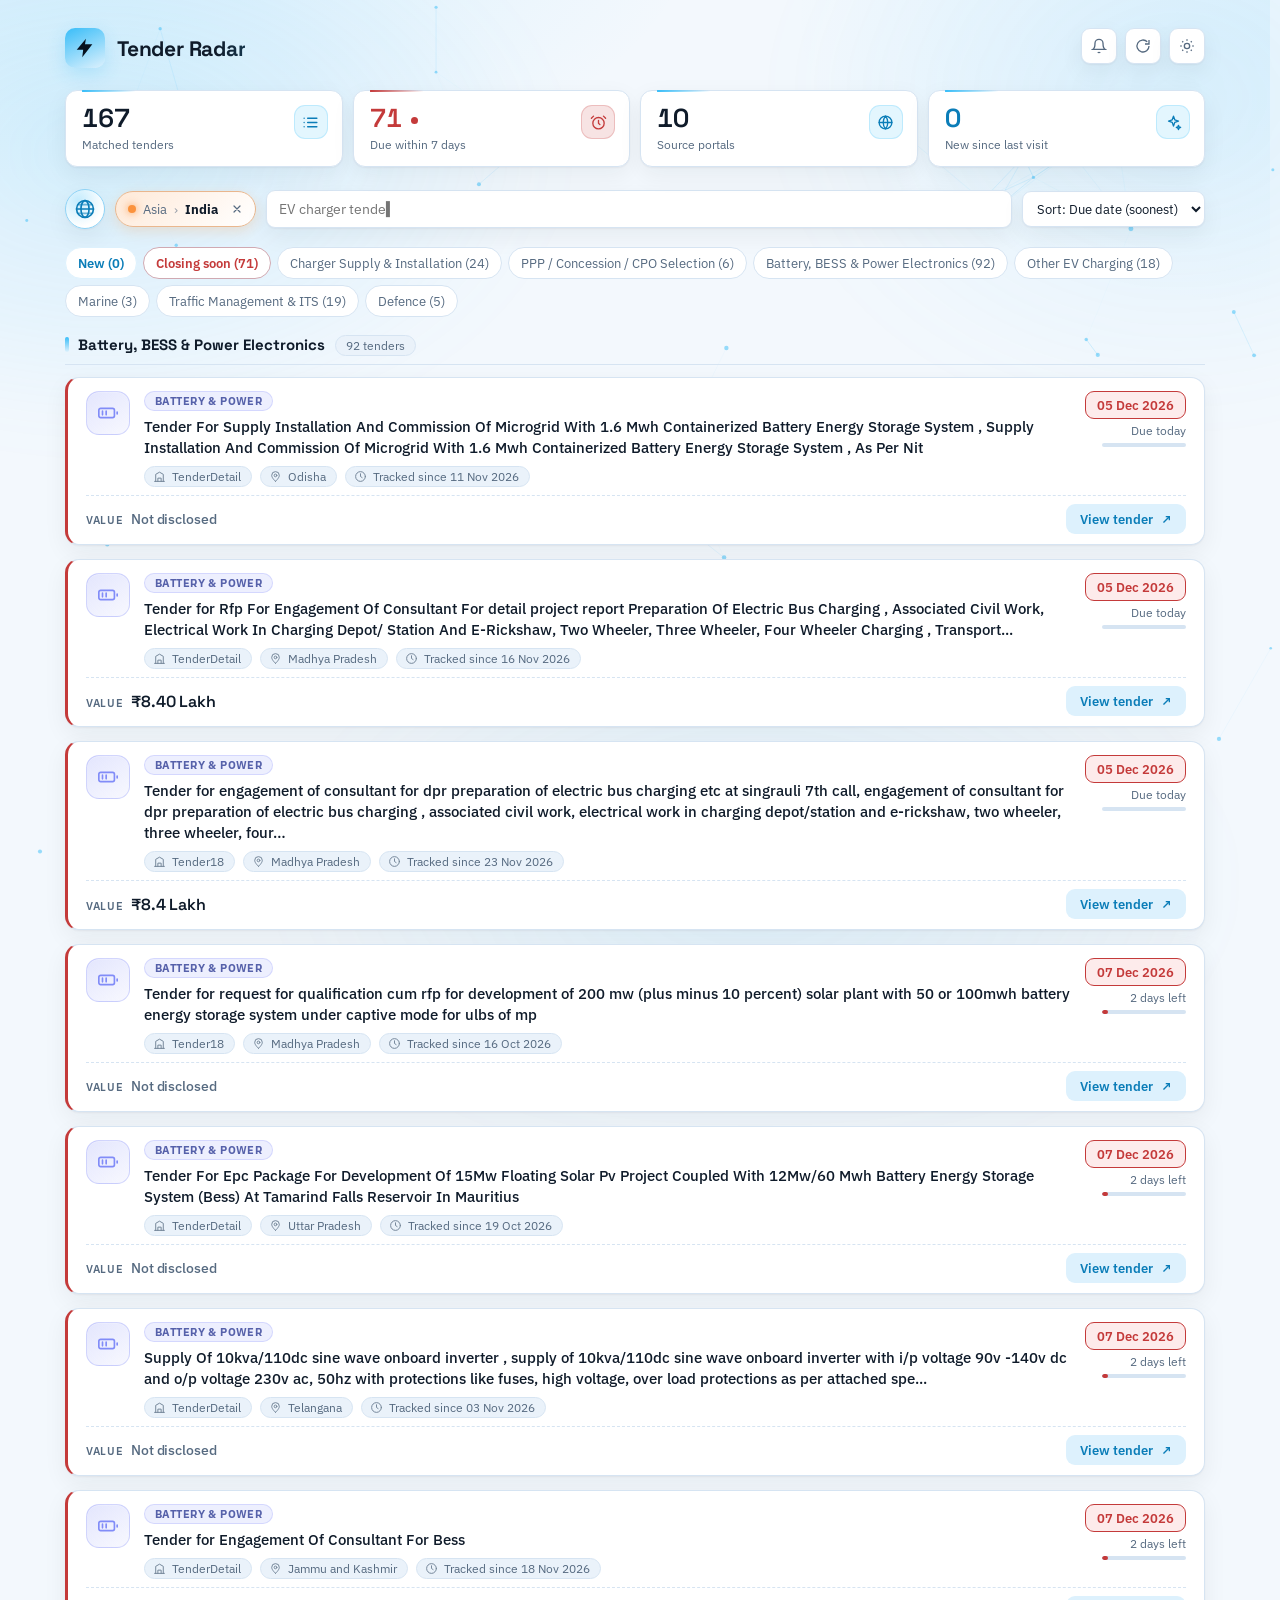
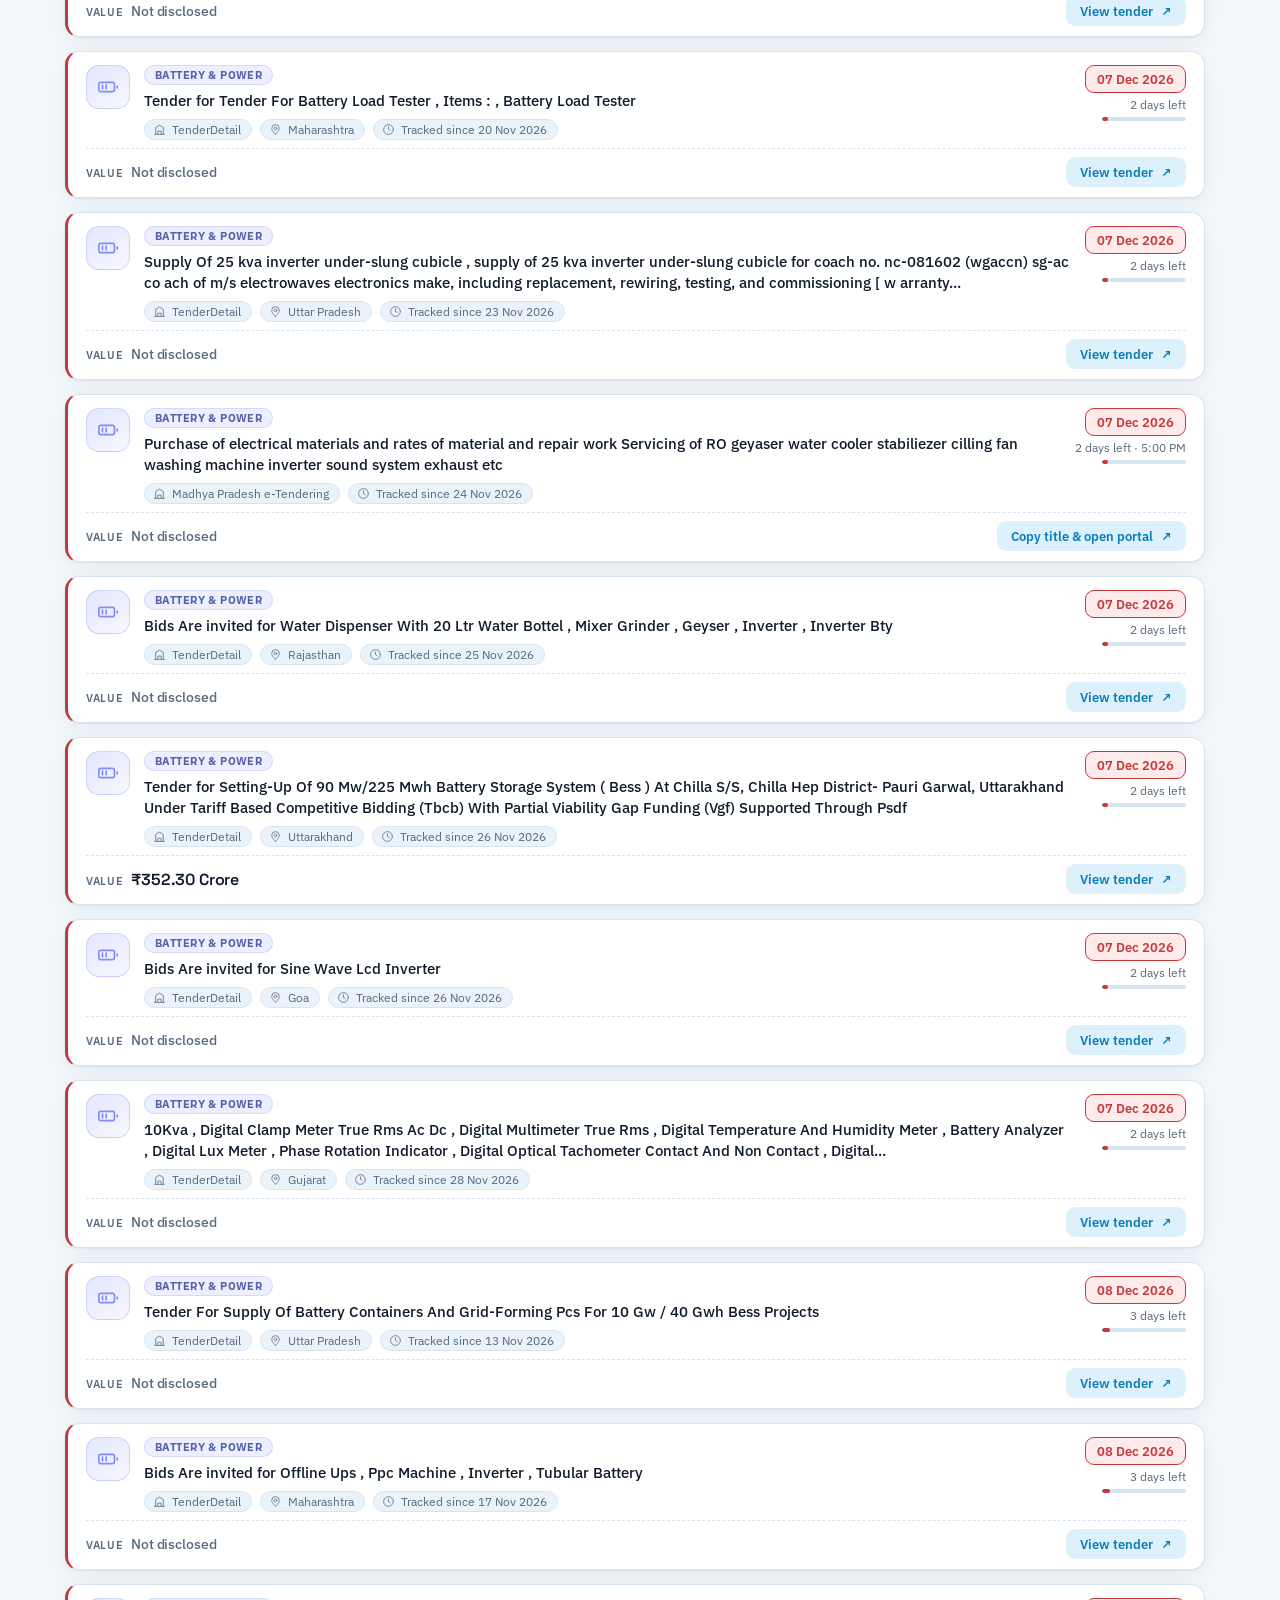
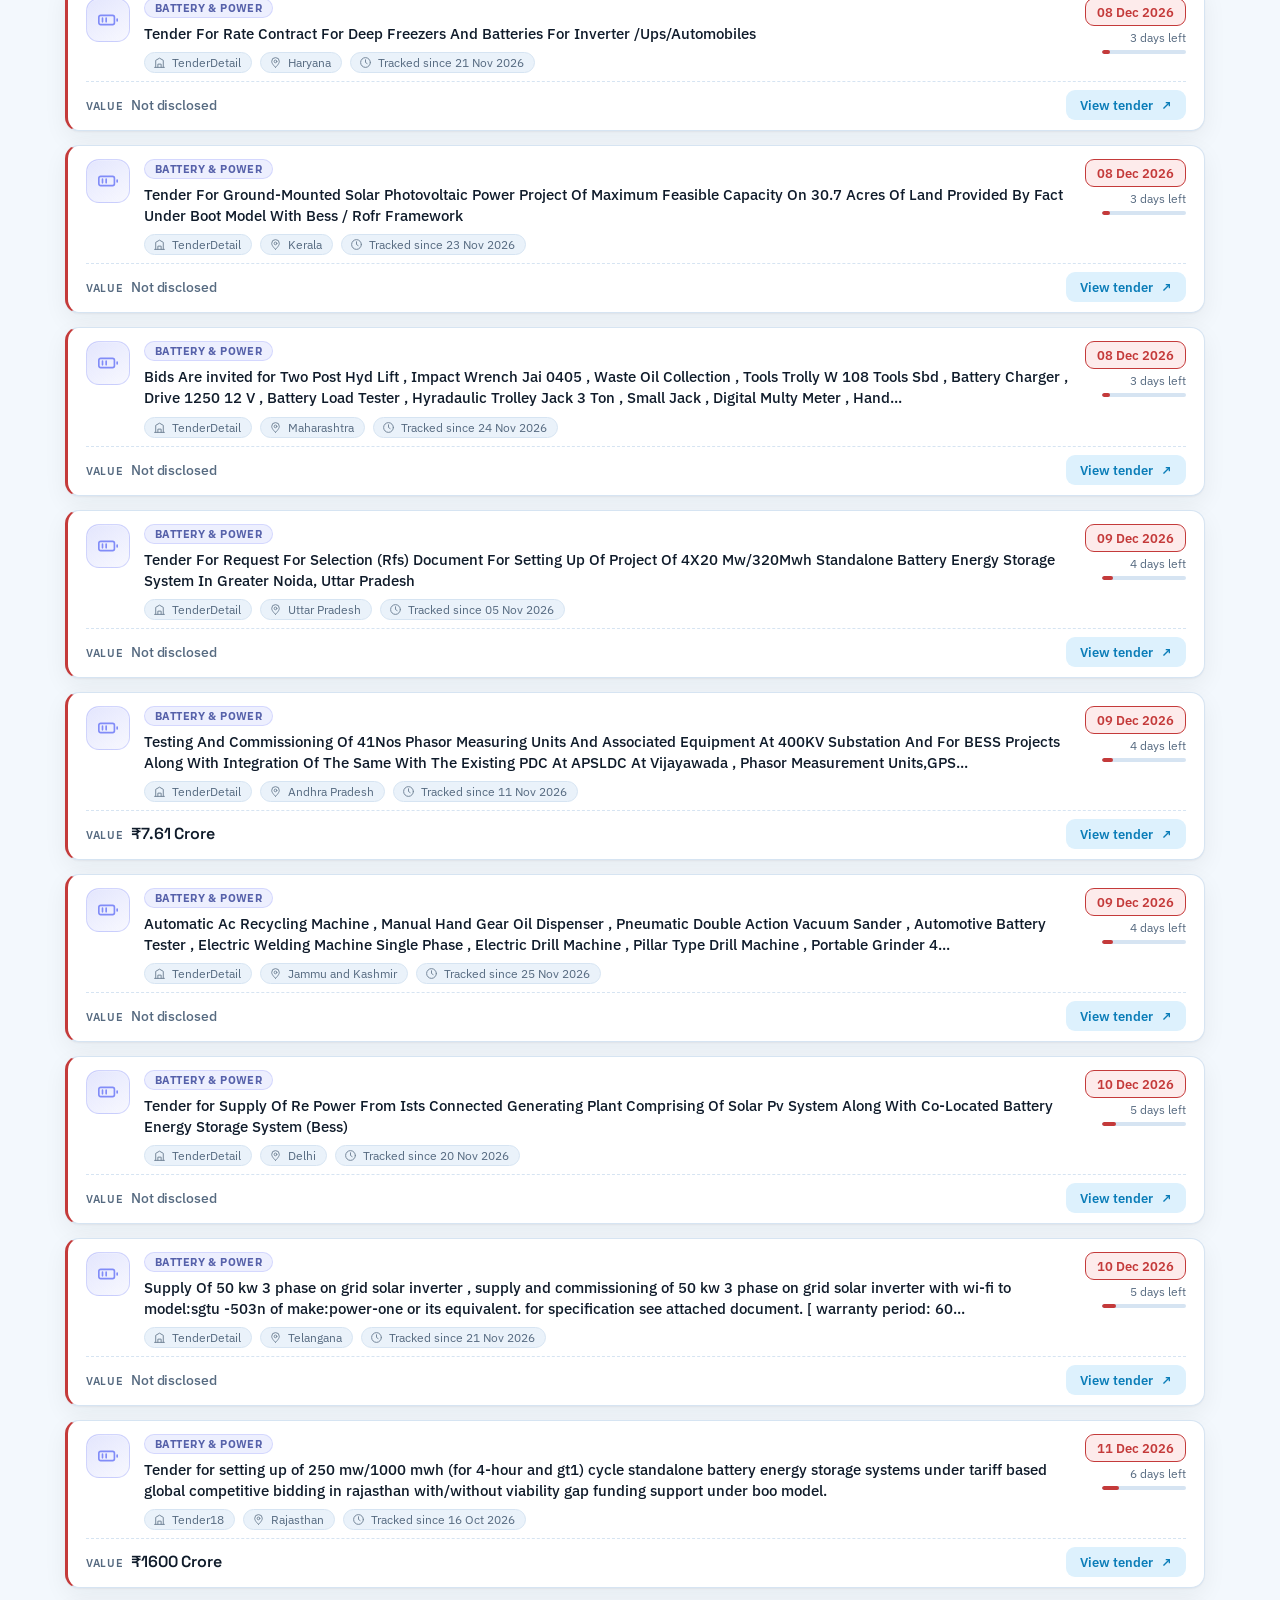
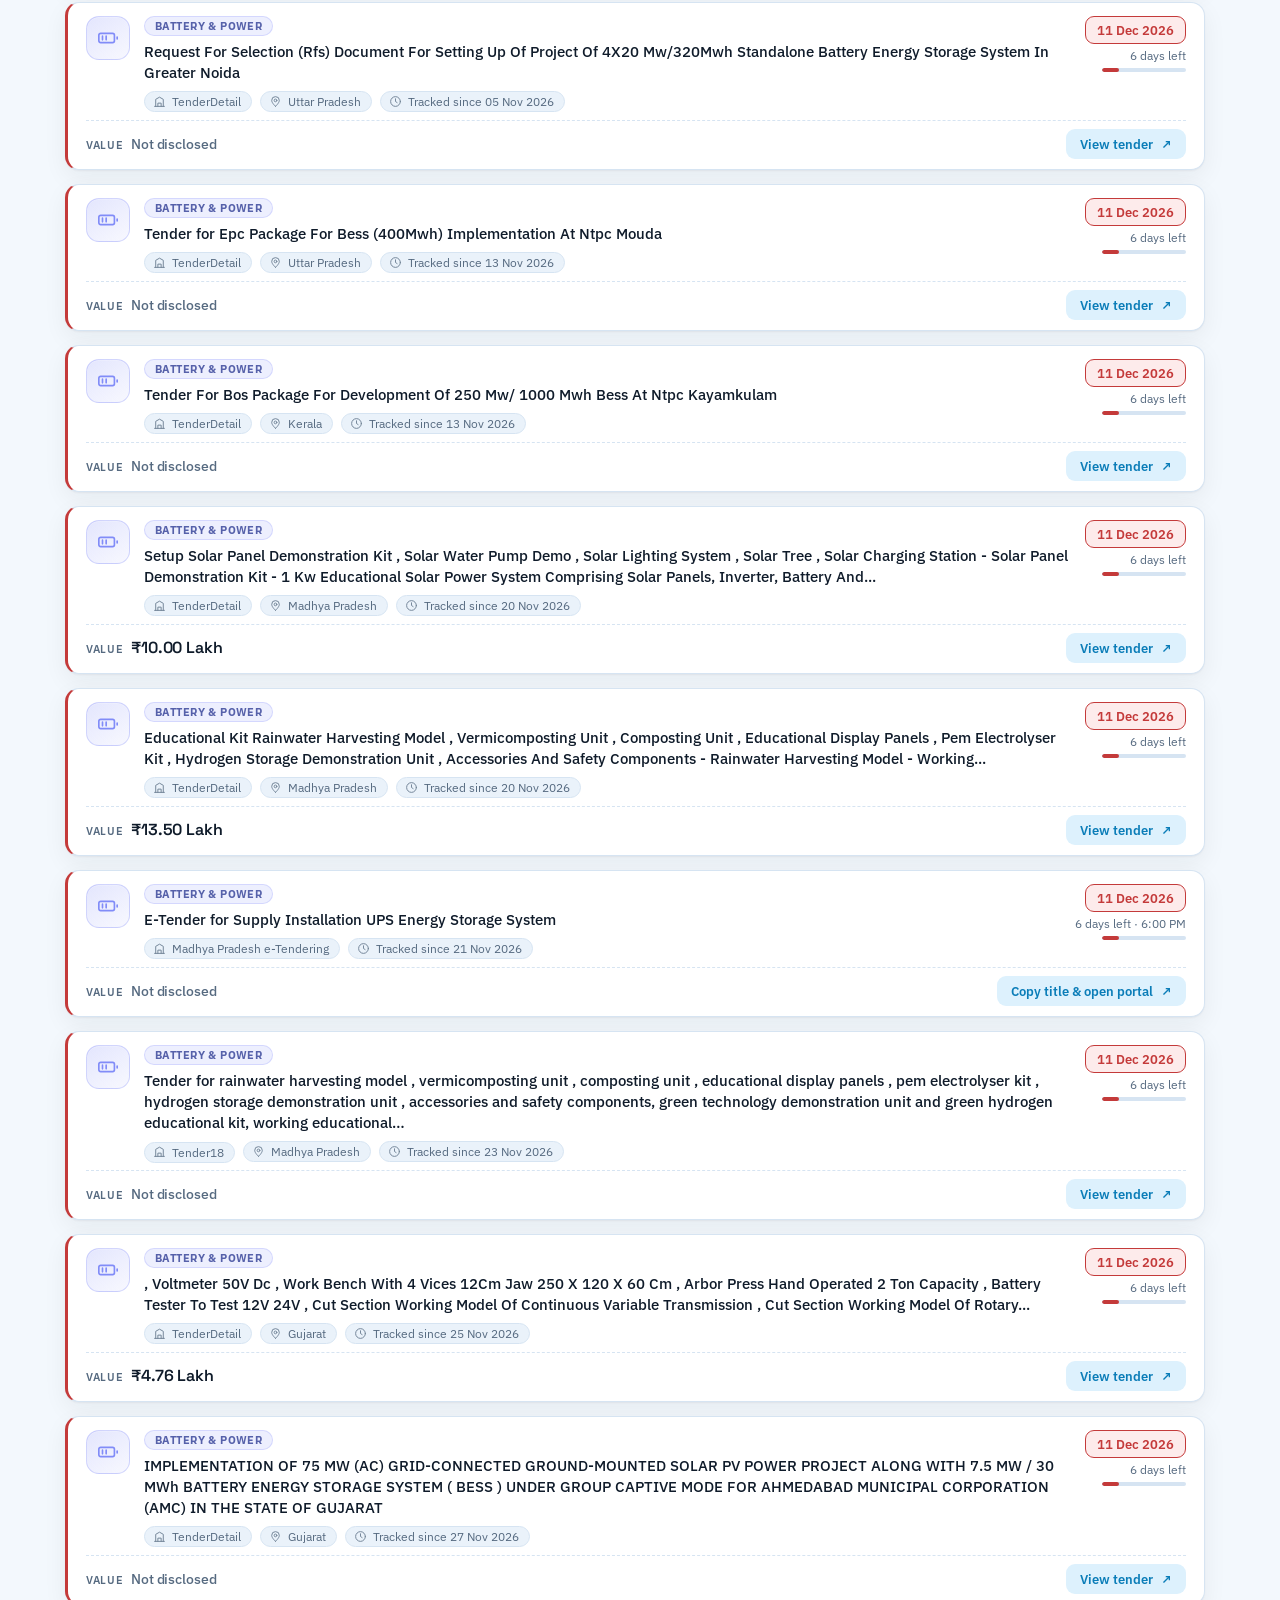
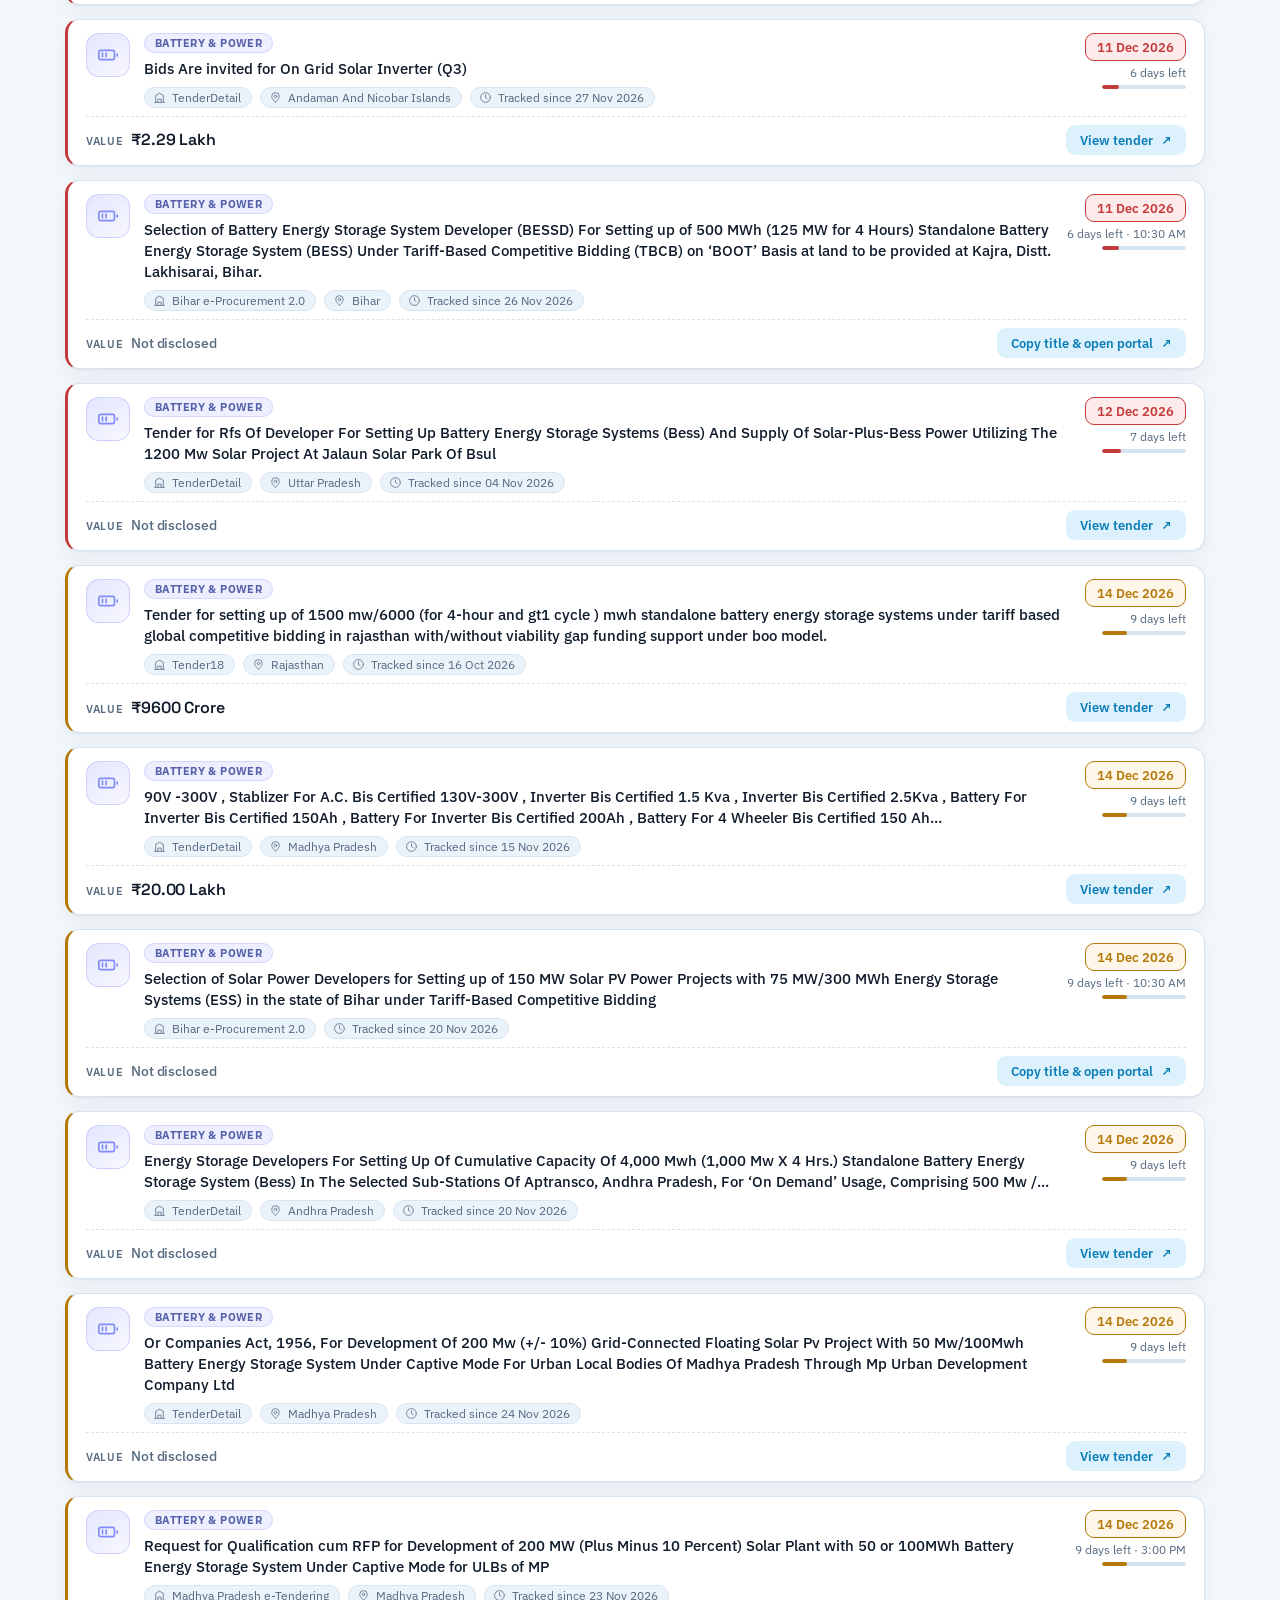
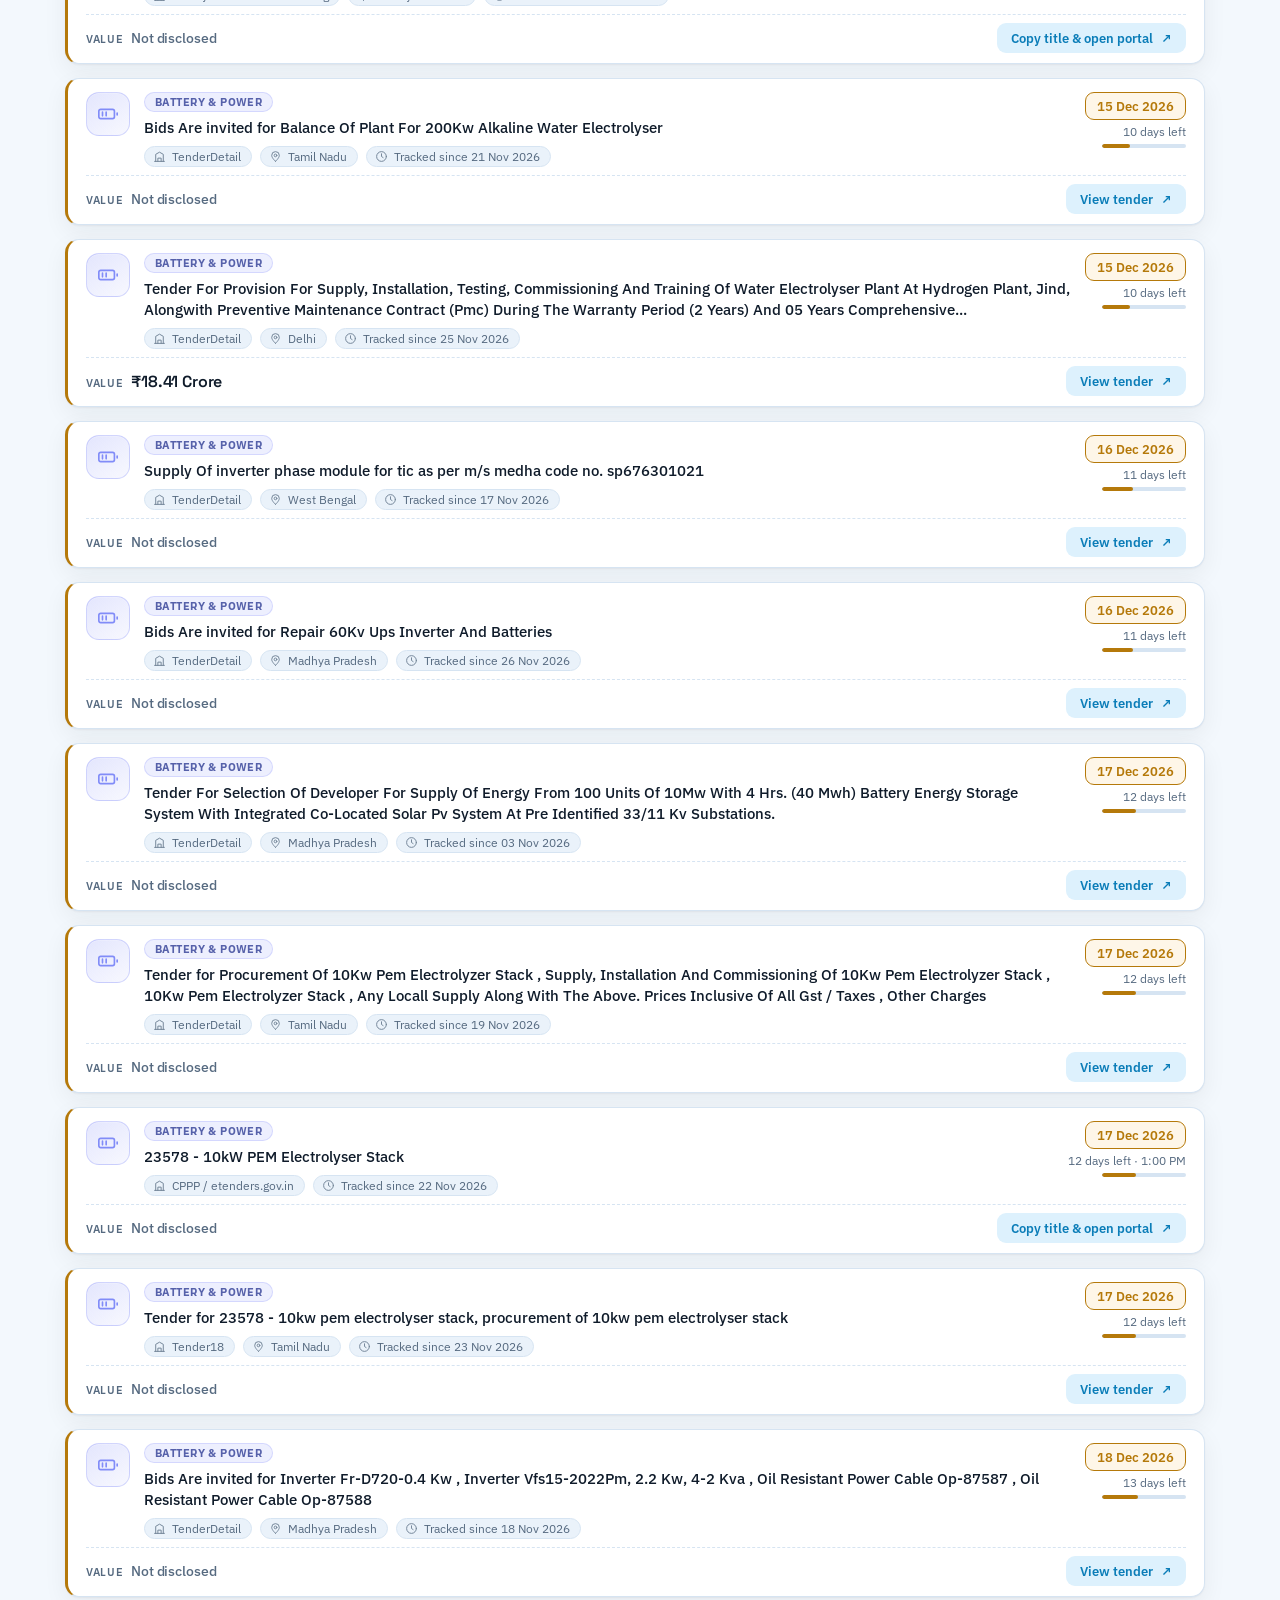
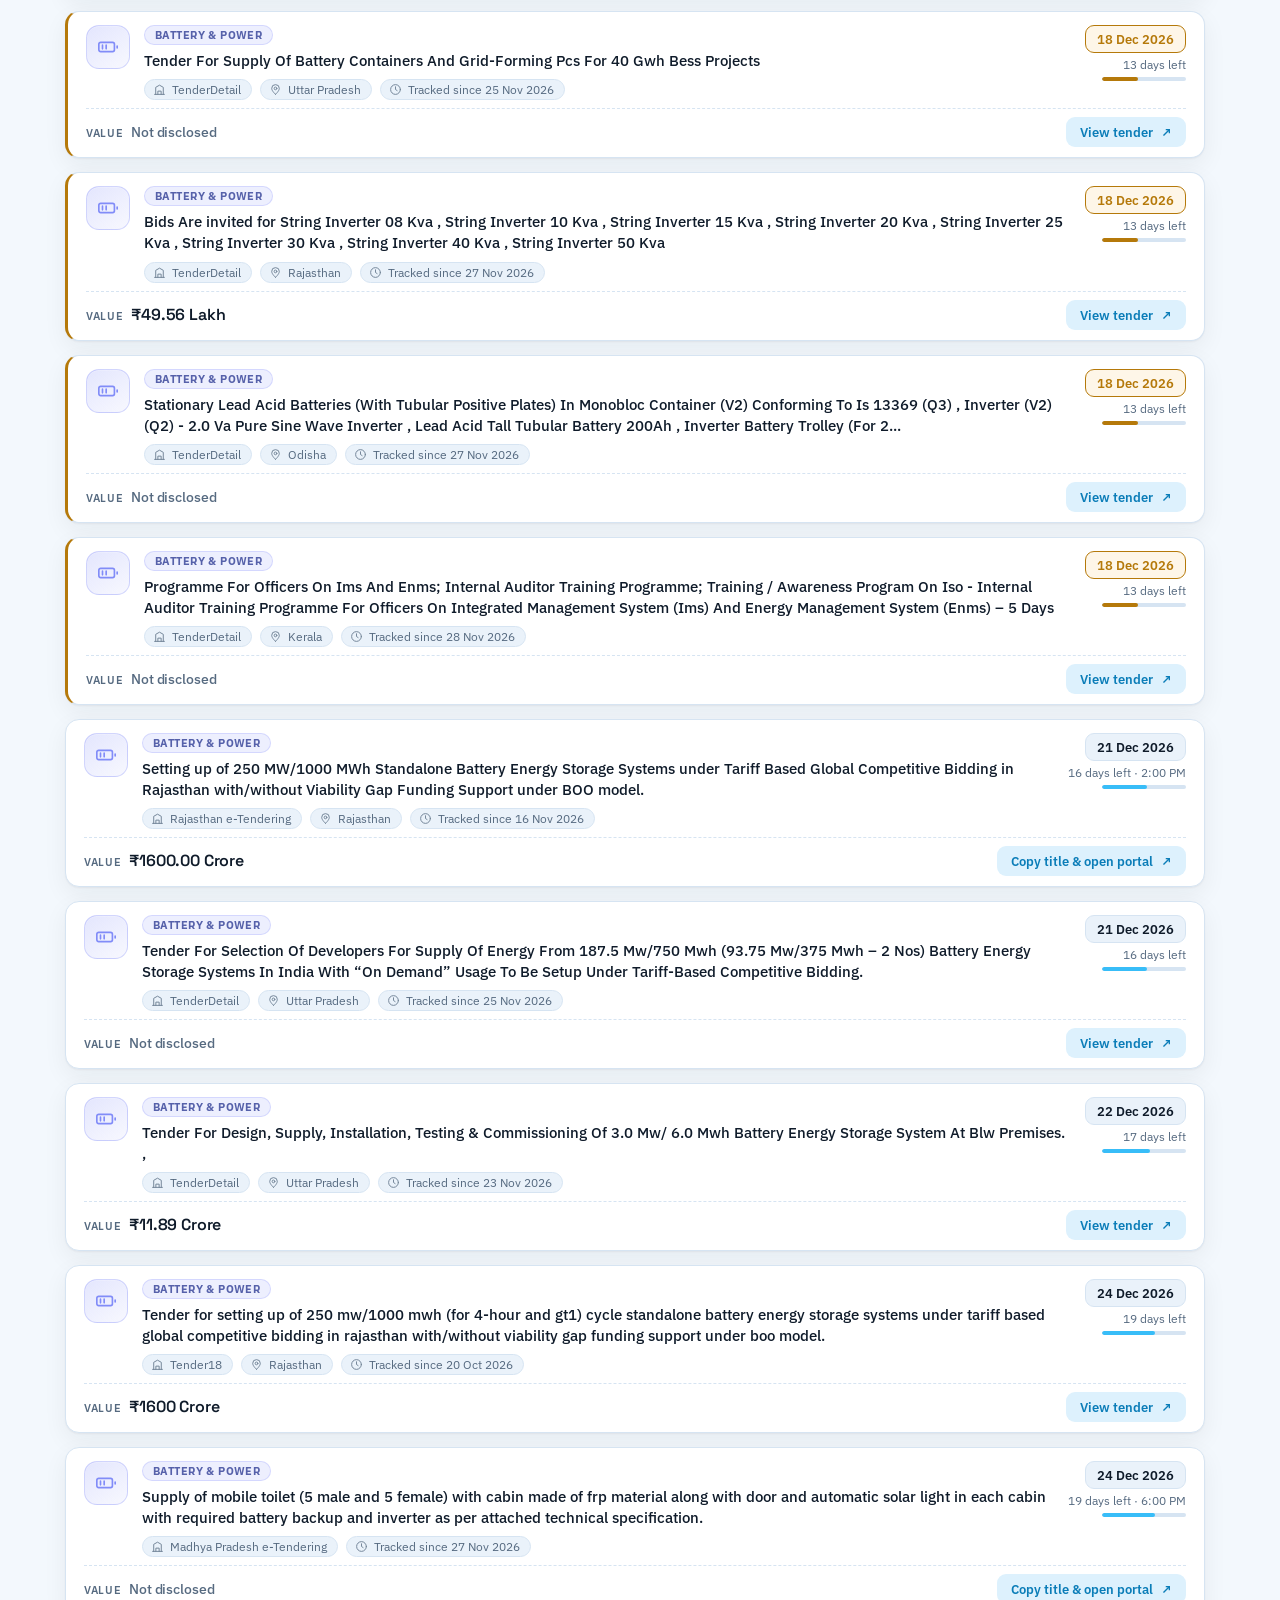
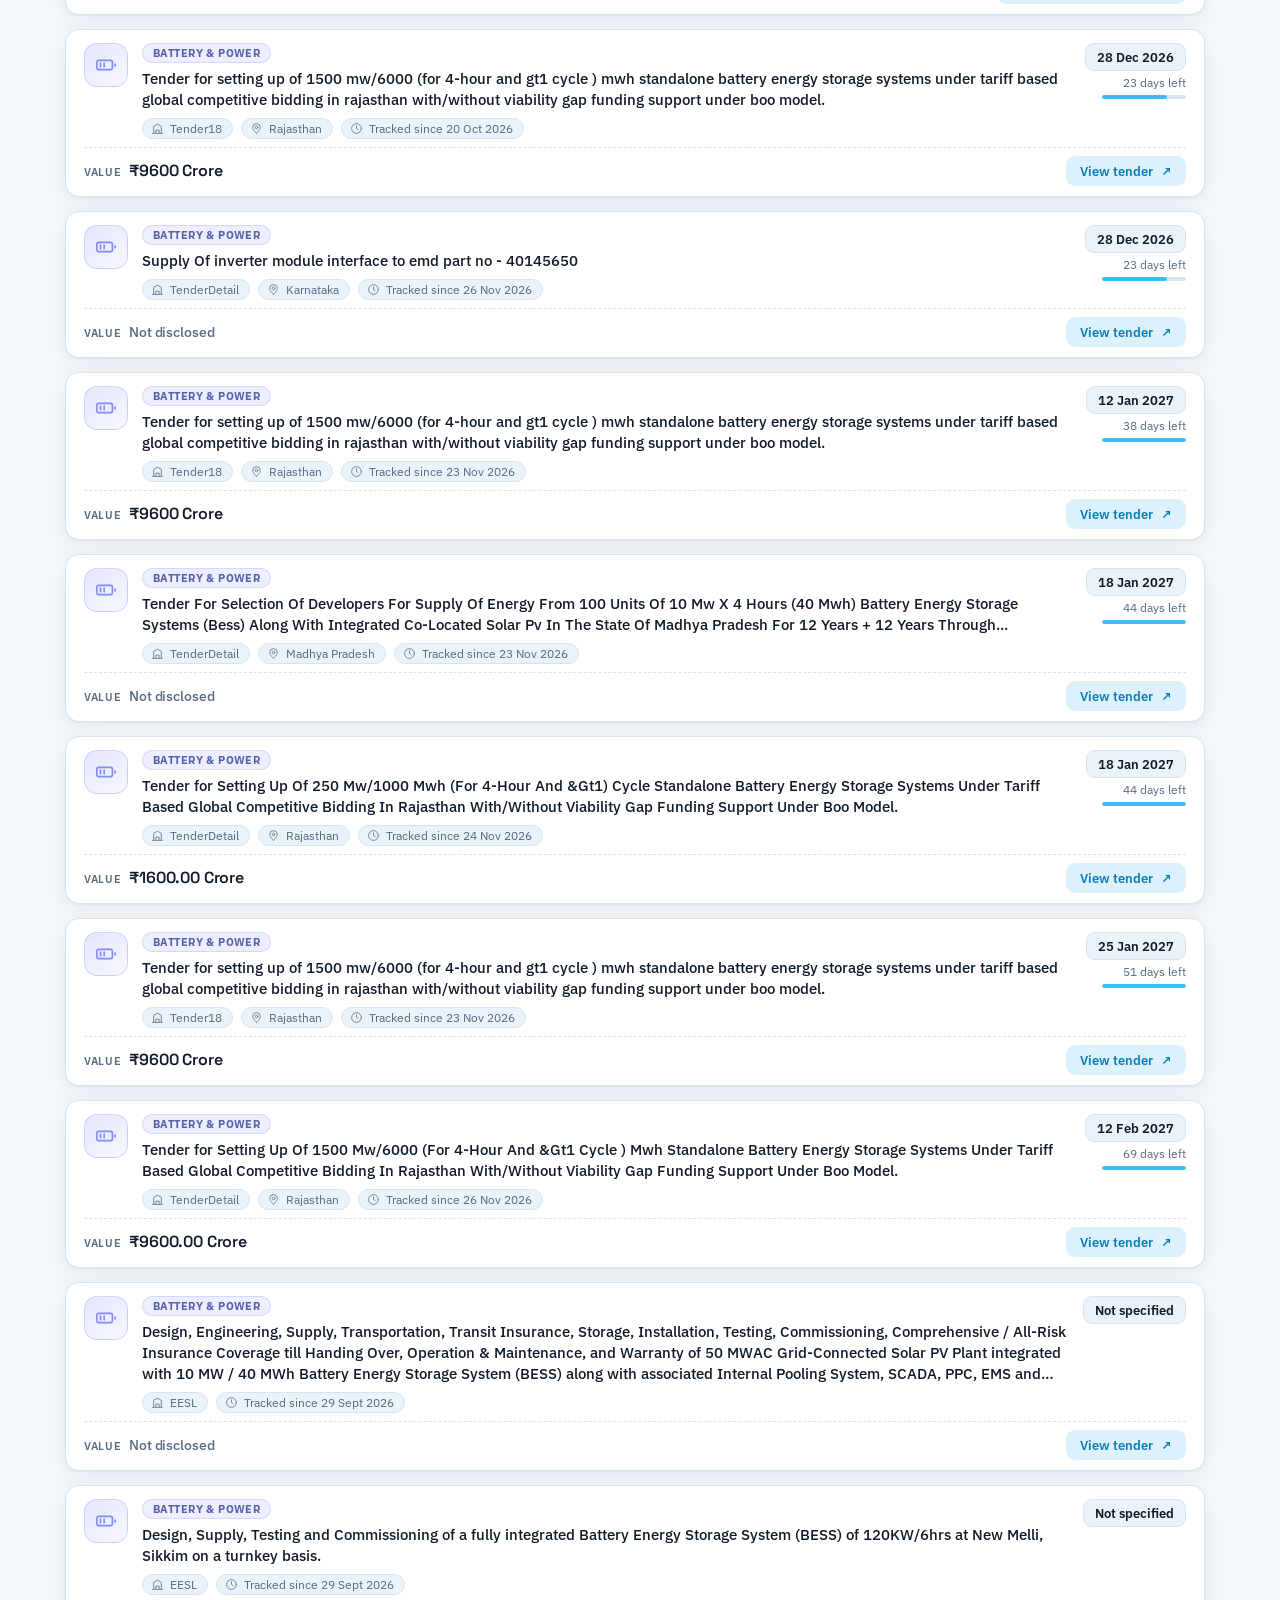
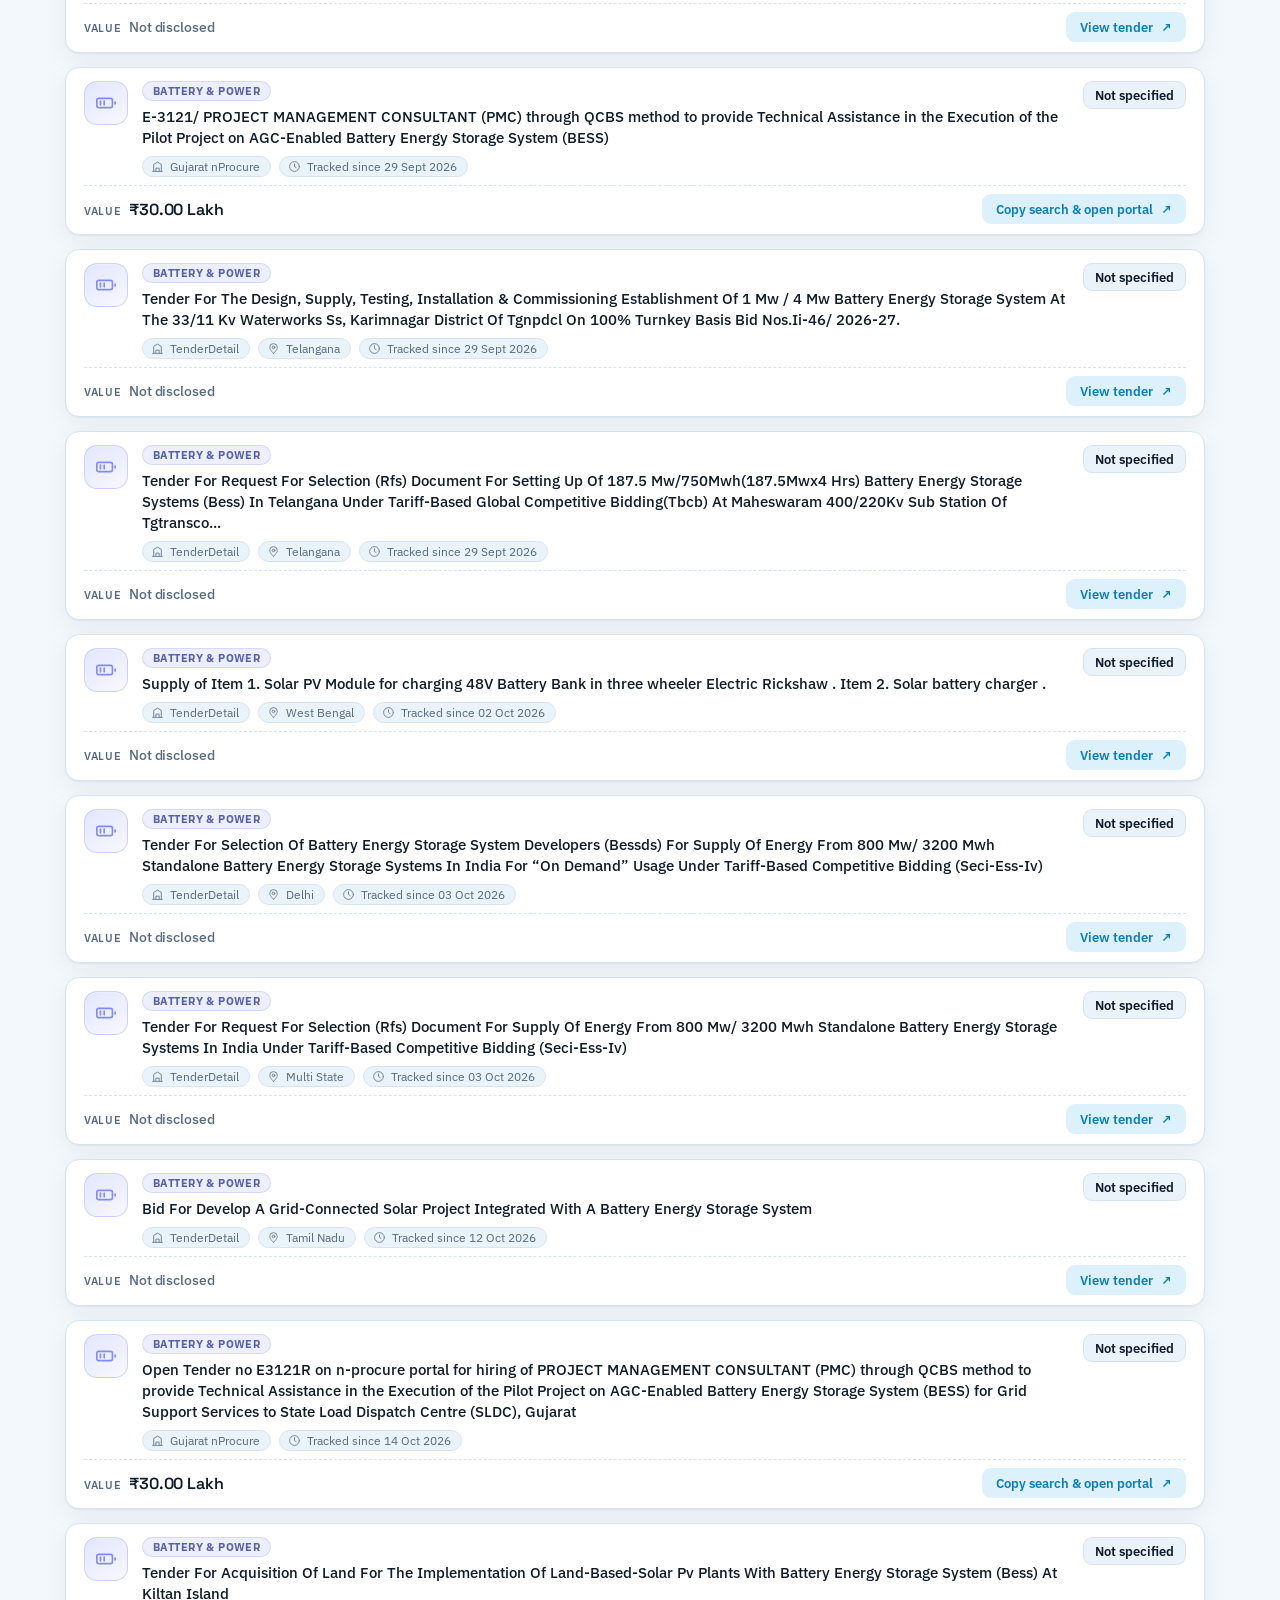
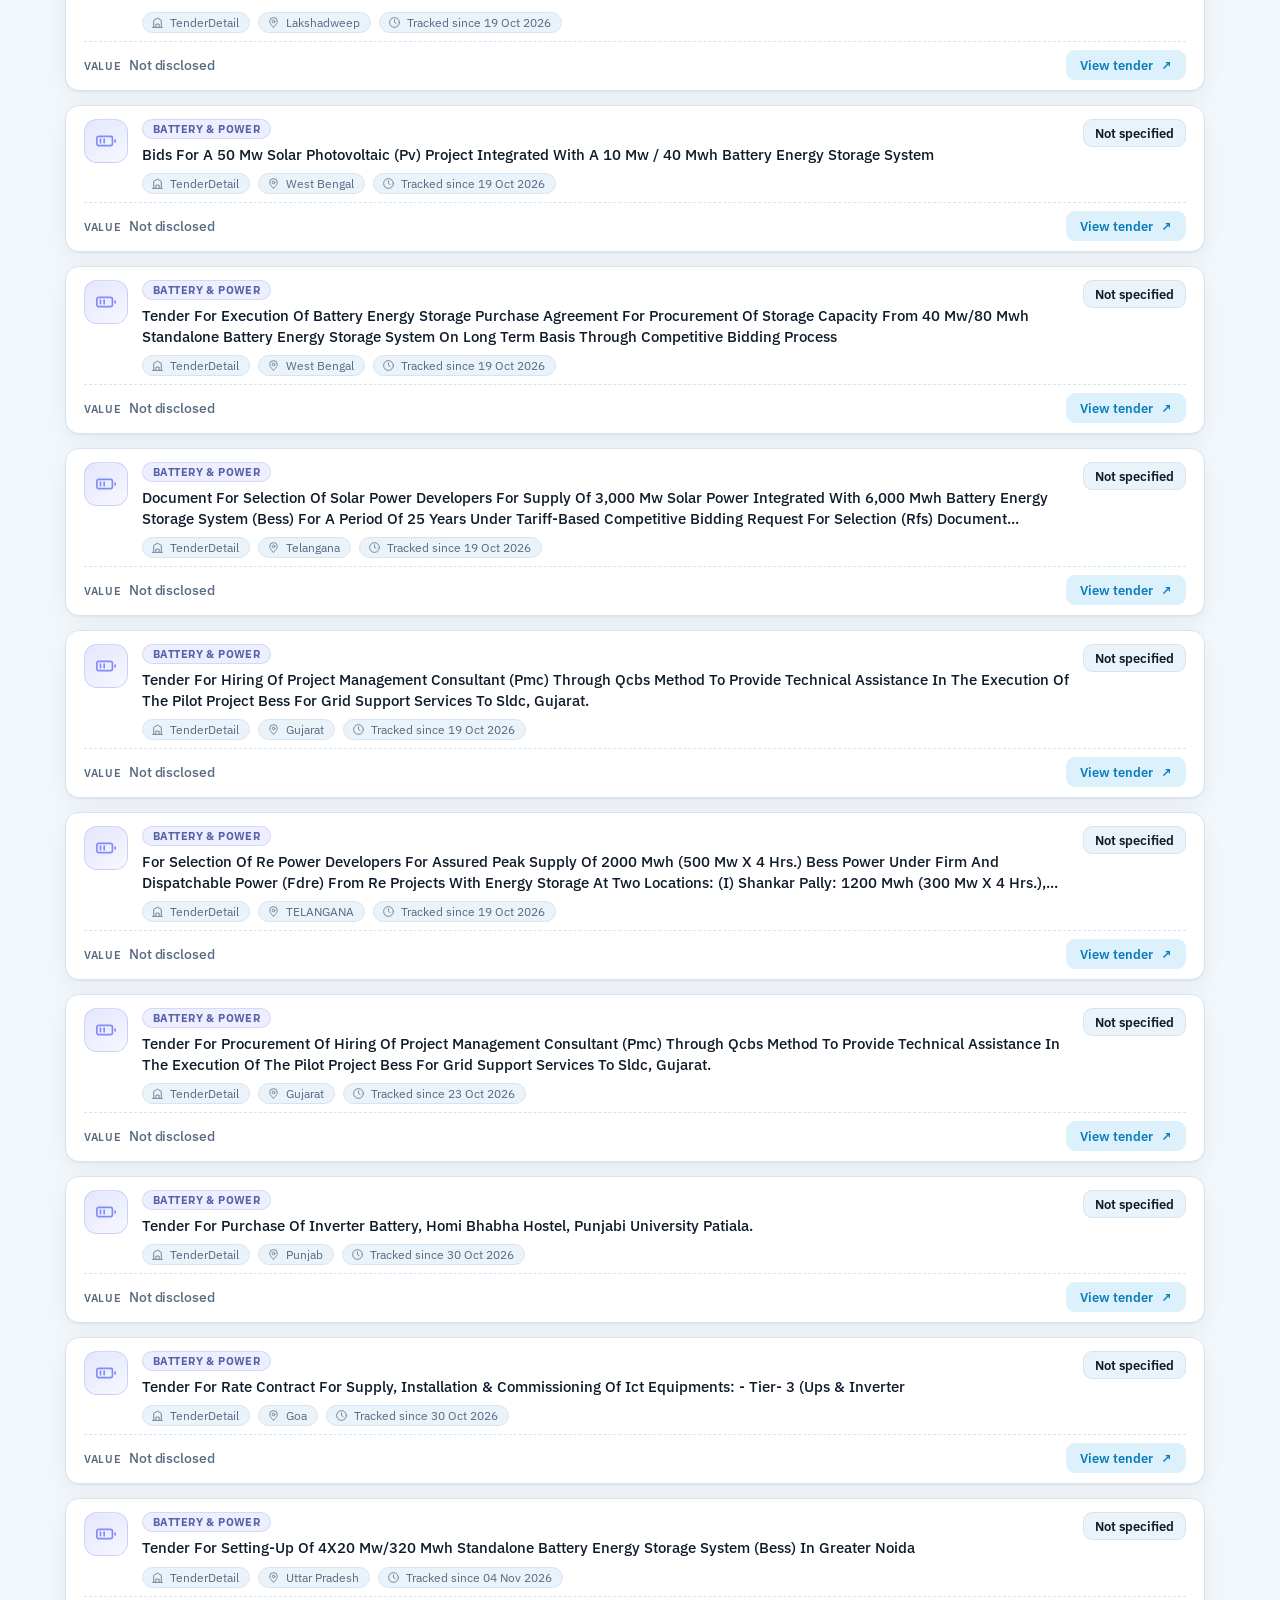
<file: docs/index.html>
<!DOCTYPE html>
<html lang="en" data-theme="light">
<head>
<meta charset="UTF-8">
<script>
  // Light by default, whatever the OS setting; a theme picked with the
  // toggle is remembered. Runs before the styles load, so there's no flash
  // of the wrong theme on refresh.
  try {
    const saved = localStorage.getItem('tenderRadar_theme');
    if (saved === 'dark' || saved === 'light') document.documentElement.setAttribute('data-theme', saved);
  } catch (e) {}
</script>
<meta name="viewport" content="width=device-width, initial-scale=1.0">
<title>Tender Radar</title>
<link rel="icon" type="image/svg+xml" href="assets/favicon.svg">
<link rel="icon" type="image/png" sizes="32x32" href="assets/favicon-32.png">
<link rel="icon" href="assets/favicon.ico" sizes="any">
<link rel="apple-touch-icon" href="assets/apple-touch-icon.png">
<meta name="theme-color" content="#38BDF8">
<link rel="preconnect" href="https://fonts.googleapis.com">
<link href="https://fonts.googleapis.com/css2?family=Space+Grotesk:wght@500;600;700&family=IBM+Plex+Sans:wght@400;500;600&family=IBM+Plex+Mono:wght@500&display=swap" rel="stylesheet">
<link rel="stylesheet" href="css/app.css">
<link rel="stylesheet" href="css/geo.css">
</head>
<body>
<div class="scroll-progress" id="scrollProgress"></div>
<div class="cursor-glow" id="cursorGlow"></div>
<div class="shell">

  <header class="top">
    <div class="brand">
      <div class="brand-mark">
        <svg viewBox="0 0 24 24" fill="none"><path d="M13 2 3 14h7l-1 8 11-14h-8l1-6z" fill="#06121F"/></svg>
      </div>
      <div>
        <h1>Tender Radar</h1>
      </div>
    </div>
    <div class="top-actions">
      <button class="icon-btn" id="notifyToggle" title="Enable browser notifications" aria-label="Enable browser notifications">
        <svg width="16" height="16" viewBox="0 0 24 24" fill="none" stroke="currentColor" stroke-width="2"><path d="M18 8A6 6 0 0 0 6 8c0 7-3 9-3 9h18s-3-2-3-9"/><path d="M13.73 21a2 2 0 0 1-3.46 0"/></svg>
      </button>
      <button class="icon-btn" id="updateBtn" title="Refresh live tender data" aria-label="Refresh live tender data">
        <svg width="16" height="16" viewBox="0 0 24 24" fill="none" stroke="currentColor" stroke-width="2"><path d="M21 12a9 9 0 1 1-2.64-6.36M21 3v6h-6"/></svg>
      </button>
      <button class="icon-btn" id="themeToggle" title="Toggle theme" aria-label="Toggle theme">
        <svg width="16" height="16" viewBox="0 0 24 24" fill="none" stroke="currentColor" stroke-width="2"><circle cx="12" cy="12" r="4"/><path d="M12 2v2M12 20v2M4.9 4.9l1.4 1.4M17.7 17.7l1.4 1.4M2 12h2M20 12h2M4.9 19.1l1.4-1.4M17.7 6.3l1.4-1.4"/></svg>
      </button>
    </div>
  </header>

  <div class="toast-stack" id="toastStack"></div>

  <div class="new-banner" id="newBanner">
    <span id="newBannerText"></span>
    <button id="dismissNew">Mark all as read</button>
  </div>

  <div class="stats">
    <div class="stat clickable" id="statTotalTile" role="button" tabindex="0" title="Show all tenders"><span class="stat-ic"><svg width="17" height="17" viewBox="0 0 24 24" fill="none" stroke="currentColor" stroke-width="1.9" stroke-linecap="round" stroke-linejoin="round" aria-hidden="true"><path d="M8 6h13M8 12h13M8 18h13M3 6h.01M3 12h.01M3 18h.01"/></svg></span><div class="num" id="statTotal">0</div><div class="lbl">Matched tenders</div></div>
    <div class="stat urgent clickable" id="statDueTile" role="button" tabindex="0" title="Show tenders closing soon"><span class="stat-ic"><svg width="17" height="17" viewBox="0 0 24 24" fill="none" stroke="currentColor" stroke-width="1.9" stroke-linecap="round" stroke-linejoin="round" aria-hidden="true"><circle cx="12" cy="13" r="8"/><path d="M12 9v4l2 2M5 3 2 6M22 6l-3-3"/></svg></span><div class="num" id="statUrgent">0</div><div class="lbl">Due within 7 days</div></div>
    <div class="stat has-tip" tabindex="0"><span class="stat-ic"><svg width="17" height="17" viewBox="0 0 24 24" fill="none" stroke="currentColor" stroke-width="1.9" stroke-linecap="round" stroke-linejoin="round" aria-hidden="true"><circle cx="12" cy="12" r="9"/><path d="M3 12h18M12 3a14 14 0 0 1 0 18M12 3a14 14 0 0 0 0 18"/></svg></span><div class="num" id="statSources">0</div><div class="lbl">Source portals</div><div class="tip" id="statSourcesTip" role="tooltip"></div></div>
    <div class="stat new clickable" id="statNewTile" role="button" tabindex="0" title="Show only the new tenders"><span class="stat-ic"><svg width="17" height="17" viewBox="0 0 24 24" fill="none" stroke="currentColor" stroke-width="1.9" stroke-linecap="round" stroke-linejoin="round" aria-hidden="true"><path d="M12 3l1.8 5.2L19 10l-5.2 1.8L12 17l-1.8-5.2L5 10l5.2-1.8L12 3zM19 16l.8 2.2L22 19l-2.2.8L19 22l-.8-2.2L16 19l2.2-.8L19 16z"/></svg></span><div class="num" id="statNew">0</div><div class="lbl">New since last visit</div></div>
  </div>

  <div class="controls">
    <button class="geo-btn" id="geoBtn" type="button" title="Filter by region" aria-label="Filter by region"></button>
    <div class="geo-chips" id="geoChips"></div>
    <input type="search" id="searchBox" placeholder="Search by title or source…">
    <select class="sortsel" id="sortSel">
      <option value="due">Sort: Due date (soonest)</option>
      <option value="recent">Sort: Recently added</option>
      <option value="value_desc">Sort: Value (highest)</option>
      <option value="value_asc">Sort: Value (lowest)</option>
    </select>
  </div>
  <div class="controls">
    <div class="pills" id="categoryPills"></div>
  </div>
  <div class="controls value-row" id="valueRow" hidden>
    <span class="vf-label">Value</span>
    <div class="vf-slider" id="valueSlider">
      <input type="range" id="minValueSlider" min="0" max="10" step="1" value="0" aria-label="Minimum tender value">
      <output id="minValueLabel" for="minValueSlider">Any value</output>
    </div>
  </div>

  <div id="groups" aria-busy="true">
    <div class="skeleton"></div><div class="skeleton"></div><div class="skeleton"></div>
  </div>

  <footer class="note">
    Last data sync: <strong id="syncTime"></strong>
  </footer>

</div>

<button class="to-top" id="toTop" type="button" aria-label="Back to top" title="Back to top">&uarr;</button>

<!-- All behaviour lives in js/ (see js/main.js). Modules need the page served over
     http(s): run `python -m http.server` from the repo root, not file://. -->
<script type="module" src="js/main.js"></script>
</body>
</html>
</file>
<file: docs/css/app.css>
/* Theme switch: a short crossfade between the old and new theme (js/fx.js starts it) */
::view-transition-group(root) { animation-duration: .28s; animation-timing-function: cubic-bezier(.4, 0, .2, 1); }
::view-transition-old(root), ::view-transition-new(root) { animation-duration: .28s; animation-timing-function: cubic-bezier(.4, 0, .2, 1); mix-blend-mode: normal; }

/* Tender Radar dashboard styles.
   Colours are CSS variables. The page is light by default because
   index.html starts with <html data-theme="light">; the theme toggle
   (js/main.js) switches it to "dark" and remembers the choice. */

:root {
  --bg: #0B1420;
  --surface: #111C2B;
  --surface-2: #172538;
  --border: #223249;
  --text: #E6EEF7;
  --text-dim: #8CA3BD;
  --accent: #7DD3FC;
  --accent-dim: #1F4E73;
  --accent-ink: #7DD3FC;
  --on-accent: #062033;
  --warn: #F5B542;
  --danger: #EF5D5D;
  --focus: #7DD3FC;
}
:root:not([data-theme="light"]) { color-scheme: dark; }
:root[data-theme="light"] {
  --bg: #F3F8FD;
  --surface: #FFFFFF;
  --surface-2: #EAF2FA;
  --border: #D6E4F2;
  --text: #0F1B2A;
  --text-dim: #566A80;
  --accent: #38BDF8;
  --accent-dim: #DDF1FD;
  --accent-ink: #0B7DB8;
  --on-accent: #062033;
  --warn: #B5790A;
  --danger: #C43A3A;
  color-scheme: light;
}
@media (prefers-color-scheme: light) {
  :root:not([data-theme="dark"]) {
    --bg: #F3F8FD; --surface: #FFFFFF; --surface-2: #EAF2FA; --border: #D6E4F2;
    --text: #0F1B2A; --text-dim: #566A80; --accent: #38BDF8; --accent-dim: #DDF1FD; --accent-ink: #0B7DB8; --on-accent: #062033; --warn: #B5790A; --danger: #C43A3A;
    color-scheme: light;
  }
}

* { box-sizing: border-box; }
html { scrollbar-gutter: stable; } /* the page keeps its width when a short list removes the scrollbar */
html, body { margin: 0; padding: 0; }
body {
  background: var(--bg);
  color: var(--text);
  font-family: 'IBM Plex Sans', system-ui, sans-serif;
  min-height: 100vh;
  -webkit-font-smoothing: antialiased;
}
h1, h2, h3, .display { font-family: 'Space Grotesk', system-ui, sans-serif; }
.mono { font-family: 'IBM Plex Mono', monospace; }

a { color: var(--accent-ink); }
button:focus-visible, input:focus-visible, select:focus-visible, [tabindex]:focus-visible {
  outline: 2px solid var(--focus); outline-offset: 2px;
}

.shell { max-width: 1180px; margin: 0 auto; padding: 28px 20px 80px; }

/* Header */
header.top {
  display: flex; justify-content: space-between; align-items: flex-start;
  gap: 16px; flex-wrap: wrap; margin-bottom: 22px;
}
.brand { display: flex; align-items: center; gap: 12px; }
.brand-mark {
  width: 40px; height: 40px; border-radius: 10px;
  background: linear-gradient(155deg, var(--accent), var(--accent-dim));
  display: flex; align-items: center; justify-content: center;
  flex-shrink: 0;
}
.brand-mark svg { width: 22px; height: 22px; }
.brand h1 { font-size: 21px; margin: 0; letter-spacing: -0.01em; }
.brand .sub { font-size: 12.5px; color: var(--text-dim); margin-top: 2px; }
.top-actions { display: flex; gap: 8px; align-items: center; }
.icon-btn {
  background: var(--surface); border: 1px solid var(--border); color: var(--text-dim);
  width: 36px; height: 36px; border-radius: 9px; cursor: pointer;
  display: flex; align-items: center; justify-content: center;
  transition: border-color .15s, color .15s;
}
.icon-btn:hover { border-color: var(--accent); color: var(--accent-ink); }

/* Stat strip */
.stats { display: grid; grid-template-columns: repeat(4, 1fr); gap: 10px; margin-bottom: 22px; }
.stat {
  background: var(--surface); border: 1px solid var(--border); border-radius: 12px;
  padding: 14px 16px;
}
.stat .num { font-family: 'Space Grotesk', sans-serif; font-size: 26px; font-weight: 600; line-height: 1; }
.stat .lbl { font-size: 12px; color: var(--text-dim); margin-top: 6px; }
.stat.urgent .num { color: var(--danger); }
.stat.new .num { color: var(--accent-ink); }
.stat.has-tip { position: relative; cursor: help; }
.stat .tip {
  display: none; position: absolute; left: 0; top: calc(100% + 6px); z-index: 20;
  min-width: 100%; max-width: 280px; padding: 8px 12px; border-radius: 10px;
  background: var(--surface); border: 1px solid var(--accent-dim); box-shadow: 0 6px 18px rgba(0,0,0,.18);
  font-size: 12.5px; line-height: 1.7; color: var(--text); white-space: nowrap;
}
.stat .tip::before { content: ''; position: absolute; left: 0; right: 0; top: -8px; height: 8px; } /* no gap to lose hover in */
.stat .tip a, .stat .tip span { display: block; }
.stat .tip a { color: var(--accent-ink); text-decoration: none; }
.stat .tip a:hover { text-decoration: underline; }
.stat.has-tip:hover .tip, .stat.has-tip:focus .tip, .stat.has-tip:focus-within .tip { display: block; }

/* New tenders banner */
.new-banner {
  display: none;
  background: var(--surface-2); border: 1px solid var(--accent-dim);
  border-left: 3px solid var(--accent);
  border-radius: 10px; padding: 12px 16px; margin-bottom: 18px;
  font-size: 13.5px; align-items: center; justify-content: space-between; gap: 12px;
}
.new-banner.show { display: flex; }
.new-banner button {
  background: none; border: 1px solid var(--border); color: var(--text-dim);
  border-radius: 7px; padding: 6px 10px; font-size: 12px; cursor: pointer;
}
.new-banner button:hover { color: var(--text); border-color: var(--text-dim); }
.new-toolbar {
  display: flex; align-items: center; justify-content: space-between; gap: 10px;
  margin-bottom: 14px; font-size: 13px; color: var(--text-dim);
}
.new-toolbar button {
  background: var(--accent); color: var(--on-accent); border: 0; border-radius: 7px;
  padding: 7px 12px; font-size: 12.5px; font-weight: 600; cursor: pointer;
}
.new-toolbar button:hover { opacity: .85; }

/* Controls */
.controls {
  display: flex; gap: 10px; flex-wrap: wrap; margin-bottom: 18px; align-items: center;
}
.controls input[type="search"] {
  flex: 1; min-width: 180px;
  background: var(--surface); border: 1px solid var(--border); color: var(--text);
  padding: 9px 12px; border-radius: 9px; font-size: 13.5px; font-family: inherit;
}
.pills { display: flex; gap: 6px; flex-wrap: wrap; }
.pill {
  background: var(--surface); border: 1px solid var(--border); color: var(--text-dim);
  padding: 7px 12px; border-radius: 20px; font-size: 12.5px; cursor: pointer;
  white-space: nowrap; transition: all .15s;
}
.pill.active { background: var(--accent-dim); border-color: var(--accent); color: var(--text); }
/* "New": not a category but the unseen tenders, so it's set apart in the accent colour. */
.pill-new { color: var(--accent-ink); border-color: var(--accent-dim); font-weight: 600; }
.stat.clickable { cursor: pointer; transition: border-color .15s; }
.stat.clickable:hover { border-color: var(--accent); }
.sortsel {
  background: var(--surface); border: 1px solid var(--border); color: var(--text);
  padding: 8px 10px; border-radius: 9px; font-size: 12.5px; font-family: inherit; cursor: pointer;
}

/* Value row: the label and a minimum-value slider, shown only while sorting by value. */
.value-row { margin-top: 28px; gap: 12px; justify-content: flex-end; } /* right-aligned, with room below the category pills */
.value-row[hidden] { display: none; }
.vf-label { font-size: 12.5px; color: var(--text-dim); }
.vf-slider {
  display: flex; align-items: center; gap: 12px; box-sizing: border-box; height: 36px; width: 300px;
  padding: 0 14px; background: var(--surface); border: 1px solid var(--border); border-radius: 9px;
}
.vf-slider input[type="range"] { flex: 1; min-width: 0; margin: 0; accent-color: var(--accent); cursor: pointer; }
.vf-slider output { width: 84px; text-align: right; font-size: 12.5px; font-weight: 600; color: var(--text); white-space: nowrap; }

/* Groups & cards */
.group { margin-bottom: 28px; }
.group-head {
  display: flex; align-items: baseline; gap: 10px; margin-bottom: 12px;
  padding-bottom: 8px; border-bottom: 1px solid var(--border);
}
.group-head h2 { font-size: 15px; margin: 0; }
.group-head .count { font-size: 12px; color: var(--text-dim); }

.card-grid { display: grid; grid-template-columns: 1fr; gap: 14px; }
.card {
  --cat: var(--accent);
  position: relative; overflow: visible;
  display: grid; grid-template-columns: 44px 1fr auto; column-gap: 14px; row-gap: 8px; align-items: start;
  background: var(--surface); border: 1px solid var(--border); border-radius: 14px;
  padding: 13px 18px 10px;
}
.card.urgent { border-left: 3px solid var(--danger); }
.card.soon { border-left: 3px solid var(--warn); }
.card.isnew::before {
  content: 'NEW'; position: absolute; top: -1px; left: 16px; transform: translateY(-50%);
  background: var(--accent); color: var(--on-accent); font-size: 10px; font-weight: 700;
  letter-spacing: .05em; padding: 2px 8px; border-radius: 6px;
}

/* Category icon tile, tinted with the category's own hue */
.card-icon {
  width: 44px; height: 44px; border-radius: 13px; display: flex; align-items: center; justify-content: center;
  color: var(--cat);
  background: linear-gradient(145deg, color-mix(in srgb, var(--cat) 22%, transparent), color-mix(in srgb, var(--cat) 6%, transparent));
  border: 1px solid color-mix(in srgb, var(--cat) 30%, transparent);
  box-shadow: inset 0 1px 0 color-mix(in srgb, #fff 18%, transparent);
}
.card-main { min-width: 0; }
.card-top-row { display: flex; align-items: center; gap: 8px; margin-bottom: 5px; flex-wrap: wrap; }
.cat-badge {
  font-size: 10.5px; font-weight: 700; letter-spacing: .04em; text-transform: uppercase; white-space: nowrap;
  color: color-mix(in srgb, var(--cat) 62%, var(--text));
  background: color-mix(in srgb, var(--cat) 14%, transparent);
  border: 1px solid color-mix(in srgb, var(--cat) 24%, transparent);
  border-radius: 20px; padding: 2px 10px;
}
/* Titles are clamped to 3 lines so every card has the same shape,
   whatever the source's title length; the full title is in the tooltip. */
.card-desc {
  font-size: 14.5px; font-weight: 500; line-height: 1.45; margin-bottom: 8px;
  display: -webkit-box; -webkit-line-clamp: 3; line-clamp: 3; -webkit-box-orient: vertical; overflow: hidden;
}
.card-meta { display: flex; gap: 8px; flex-wrap: wrap; }
.chip {
  display: inline-flex; align-items: center; gap: 6px; padding: 2px 10px 2px 8px; border-radius: 20px;
  background: var(--surface-2); border: 1px solid var(--border); font-size: 12px; color: var(--text-dim);
}
.chip svg { flex-shrink: 0; opacity: .8; }

/* Due date block (right) */
.card-due { text-align: right; white-space: nowrap; min-width: 92px; }
.due-badge {
  display: inline-block; font-size: 12.5px; font-weight: 600; padding: 5px 11px; border-radius: 9px;
  background: var(--surface-2); border: 1px solid var(--border);
}
.due-badge.urgent { background: rgba(239,93,93,0.12); border-color: var(--danger); color: var(--danger); }
.due-badge.soon { background: rgba(245,181,66,0.12); border-color: var(--warn); color: var(--warn); }
.due-days { font-size: 11.5px; color: var(--text-dim); margin-top: 4px; }
.due-bar { height: 4px; margin: 5px 0 0 auto; width: 84px; border-radius: 4px; background: var(--border); overflow: hidden; }
.due-bar i { display: block; height: 100%; border-radius: 4px; background: var(--accent); transition: width .8s var(--ease, ease); }
.due-bar.urgent i { background: var(--danger); }
.due-bar.soon i { background: var(--warn); }

/* Footer: value on the left, the action on the right */
.card-foot {
  grid-column: 1 / -1; display: flex; align-items: center; justify-content: space-between; gap: 14px;
  padding-top: 8px; border-top: 1px dashed var(--border);
}
.card-value { display: flex; align-items: baseline; gap: 8px; min-width: 0; }
.cv-label { font-size: 10.5px; font-weight: 600; letter-spacing: .06em; text-transform: uppercase; color: var(--text-dim); }
.cv-amt { font-family: 'Space Grotesk', system-ui, sans-serif; font-size: 16px; font-weight: 600; letter-spacing: -.01em; }
.cv-amt.nd { font-family: inherit; font-size: 13.5px; font-weight: 500; color: var(--text-dim); }
.card-action-btn {
  display: inline-flex; align-items: center; gap: 8px; margin-left: auto;
  background: var(--accent-dim); border: 1px solid transparent; color: var(--accent-ink);
  padding: 6px 13px; border-radius: 9px; font-size: 12.5px; font-weight: 600;
  cursor: pointer; white-space: nowrap; font-family: inherit;
}
.card-action-btn .arrow { display: inline-block; transition: transform .25s var(--ease, ease); }
.card:hover .card-action-btn .arrow { transform: translate(2px, -2px); }
.card:hover .card-action-btn, .card-action-btn:focus-visible { border-color: var(--accent); }

@media (max-width: 640px) {
  .card { grid-template-columns: 44px minmax(0, 1fr); column-gap: 12px; padding: 13px 14px 10px; }
  .card-icon { width: 44px; height: 44px; }
  .card-due { grid-column: 2; text-align: left; display: flex; align-items: center; gap: 10px; min-width: 0; flex-wrap: wrap; }
  .due-days, .due-bar { margin: 0; }
  .card-foot { flex-wrap: wrap; }
}

.empty { text-align: center; padding: 50px 20px; color: var(--text-dim); font-size: 13.5px; }

footer.note {
  margin-top: 30px; padding-top: 18px; border-top: 1px solid var(--border);
  font-size: 12px; color: var(--text-dim); line-height: 1.6;
}

@media (max-width: 640px) {
  .stats { grid-template-columns: repeat(2, 1fr); }
}

/* Toasts */
.toast-stack {
  position: fixed; top: 18px; right: 18px; z-index: 100;
  display: flex; flex-direction: column; gap: 10px;
  width: min(340px, calc(100vw - 36px));
}
.toast {
  position: relative; background: var(--surface); border: 1px solid var(--border);
  border-left: 3px solid var(--accent); border-radius: 10px;
  padding: 12px 26px 12px 14px; box-shadow: 0 8px 24px rgba(0,0,0,.28);
  animation: toast-in .18s ease-out;
}
.toast.due { border-left-color: var(--warn); }
.toast.error { border-left-color: var(--danger); }
.toast strong { display: block; margin-bottom: 4px; font-size: 13px; }
.toast p { margin: 0; color: var(--text-dim); font-size: 12.5px; line-height: 1.4; }
.toast-list { list-style: none; margin: 8px 0 0; padding: 0; max-height: 50vh; overflow-y: auto; }
.toast-list li {
  display: flex; flex-direction: column; gap: 2px;
  padding: 7px 0; border-top: 1px solid var(--border);
  color: var(--text-dim); font-size: 12.5px; line-height: 1.4;
}
.toast-list li:first-child { border-top: none; padding-top: 0; }
.toast-item-title { display: -webkit-box; -webkit-line-clamp: 2; -webkit-box-orient: vertical; overflow: hidden; color: var(--text); }
.toast-meta { font-size: 11.5px; color: var(--warn); }
.toast-list .toast-more { font-style: italic; }
.toast-close {
  position: absolute; top: 8px; right: 8px; background: none; border: none;
  color: var(--text-dim); font-size: 16px; line-height: 1; cursor: pointer; padding: 2px;
}
.toast-close:hover { color: var(--text); }
@keyframes toast-in { from { opacity: 0; transform: translateY(-6px); } to { opacity: 1; transform: translateY(0); } }

.icon-btn.active { border-color: var(--accent); color: var(--accent-ink); }
.icon-btn.spinning svg { animation: icon-spin .8s linear infinite; }
@keyframes icon-spin { to { transform: rotate(360deg); } }

/* ===========================================================================
   Polish: ambient background, depth and motion.
   Everything below moves things with transform / opacity / shadow only, so no
   animation or hover ever changes the size or position of anything else on the
   page. It all switches off for visitors who ask for reduced motion (last rule).
   =========================================================================== */
:root {
  --ease: cubic-bezier(.2, .8, .2, 1);
  --glow: color-mix(in srgb, var(--accent) 24%, transparent);
  --shadow: 0 1px 2px rgba(15, 27, 42, .05), 0 8px 24px rgba(15, 27, 42, .06);
  --shadow-up: 0 2px 4px rgba(15, 27, 42, .06), 0 16px 36px color-mix(in srgb, var(--accent) 16%, rgba(15, 27, 42, .1));
}
:root:not([data-theme="light"]) {
  --shadow: 0 1px 2px rgba(0, 0, 0, .3), 0 10px 28px rgba(0, 0, 0, .28);
  --shadow-up: 0 2px 4px rgba(0, 0, 0, .35), 0 18px 40px color-mix(in srgb, var(--accent) 14%, rgba(0, 0, 0, .4));
}

/* Ambient background: two soft accent glows behind the page */
body {
  background:
    radial-gradient(900px 440px at 6% -10%, color-mix(in srgb, var(--accent) 15%, transparent), transparent 70%),
    radial-gradient(760px 420px at 104% 2%, color-mix(in srgb, var(--accent) 9%, transparent), transparent 70%),
    var(--bg);
  background-attachment: fixed;
}

/* Smooth theme switch */
body, .stat, .card, .pill, .sortsel, .icon-btn, .controls input[type="search"], .vf-slider, .toast, .due-badge, .cat-badge {
  transition: background-color .3s var(--ease), border-color .25s var(--ease), color .25s var(--ease),
              box-shadow .25s var(--ease), transform .25s var(--ease), opacity .25s var(--ease);
}

@keyframes rise { from { opacity: 0; transform: translateY(14px); } to { opacity: 1; transform: translateY(0); } }
@keyframes pulse-dot { 0%, 100% { box-shadow: 0 0 0 0 color-mix(in srgb, var(--danger) 55%, transparent); } 50% { box-shadow: 0 0 0 6px transparent; } }
@keyframes ring-out { 0% { opacity: .55; transform: scale(.92); } 70%, 100% { opacity: 0; transform: scale(1.3); } }
@keyframes bolt-beat { 0%, 100% { transform: scale(1); } 50% { transform: scale(1.14); } }
@keyframes shimmer { to { background-position: -200% 0; } }
@keyframes badge-pulse { 0%, 100% { box-shadow: 0 0 0 0 color-mix(in srgb, var(--danger) 35%, transparent); } 50% { box-shadow: 0 0 0 5px transparent; } }

/* Header */
.brand-mark { position: relative; box-shadow: 0 6px 18px var(--glow); }
.brand-mark::after {
  content: ''; position: absolute; inset: -4px; border-radius: 14px;
  border: 1.5px solid var(--accent); opacity: 0; animation: ring-out 3s var(--ease) infinite;
}
.brand-mark svg { animation: bolt-beat 3s ease-in-out infinite; }
.brand h1 {
  background: linear-gradient(90deg, var(--text) 35%, var(--accent));
  -webkit-background-clip: text; background-clip: text; color: transparent;
}
.icon-btn { box-shadow: var(--shadow); }
.icon-btn:hover { transform: translateY(-2px); box-shadow: 0 6px 16px var(--glow); }
.icon-btn:active { transform: scale(.94); }
.icon-btn svg { transition: transform .45s var(--ease); }
#themeToggle:hover svg { transform: rotate(60deg); }
#notifyToggle:hover svg { transform: rotate(14deg); }

/* Stat tiles */
.stat { position: relative; box-shadow: var(--shadow); animation: rise .55s var(--ease) backwards; }
.stat:nth-child(2) { animation-delay: .06s; }
.stat:nth-child(3) { animation-delay: .12s; }
.stat:nth-child(4) { animation-delay: .18s; }
.stat::before {
  content: ''; position: absolute; left: 16px; right: 16px; top: -1px; height: 2px; border-radius: 2px;
  background: linear-gradient(90deg, var(--accent), transparent);
  transform: scaleX(.22); transform-origin: left; transition: transform .5s var(--ease);
}
.stat:hover { transform: translateY(-3px); border-color: color-mix(in srgb, var(--accent) 45%, var(--border)); box-shadow: var(--shadow-up); }
.stat:hover::before { transform: scaleX(1); }
.stat.urgent::before { background: linear-gradient(90deg, var(--danger), transparent); }
.stat.urgent .num::after {
  content: ''; display: inline-block; width: 7px; height: 7px; border-radius: 50%; background: var(--danger);
  margin-left: 9px; vertical-align: middle; animation: pulse-dot 1.8s infinite;
}
.stat .num { font-variant-numeric: tabular-nums; }

/* Controls */
.controls input[type="search"], .sortsel { box-shadow: var(--shadow); }
.controls input[type="search"]:hover, .sortsel:hover { border-color: color-mix(in srgb, var(--accent) 40%, var(--border)); }
.controls input[type="search"]:focus, .sortsel:focus { outline: none; border-color: var(--accent); box-shadow: 0 0 0 4px var(--glow); }

/* Pills */
.pill:hover { transform: translateY(-2px); border-color: color-mix(in srgb, var(--accent) 50%, var(--border)); color: var(--text); box-shadow: 0 6px 14px var(--glow); }
.pill:active { transform: scale(.95); }
.pill.active {
  background: linear-gradient(135deg, color-mix(in srgb, var(--accent) 24%, var(--surface)), var(--accent-dim));
  box-shadow: 0 5px 16px var(--glow); font-weight: 600;
}

/* Value slider: custom track (filled up to the thumb, set from js/main.js) and thumb */
.value-row:not([hidden]) { animation: rise .4s var(--ease) backwards; }
.vf-slider { box-shadow: var(--shadow); }
.vf-slider:hover { border-color: color-mix(in srgb, var(--accent) 45%, var(--border)); }
.vf-slider input[type="range"] { -webkit-appearance: none; appearance: none; height: 22px; background: transparent; }
.vf-slider input[type="range"]::-webkit-slider-runnable-track {
  height: 6px; border-radius: 6px;
  background: linear-gradient(90deg, var(--accent) var(--p, 0%), color-mix(in srgb, var(--text-dim) 26%, transparent) var(--p, 0%));
}
.vf-slider input[type="range"]::-webkit-slider-thumb {
  -webkit-appearance: none; appearance: none; width: 18px; height: 18px; margin-top: -6px; border-radius: 50%;
  background: #fff; border: 3px solid var(--accent); box-shadow: 0 2px 10px var(--glow); transition: transform .15s var(--ease);
}
.vf-slider input[type="range"]::-webkit-slider-thumb:hover { transform: scale(1.18); }
.vf-slider input[type="range"]:active::-webkit-slider-thumb { transform: scale(1.28); }
.vf-slider input[type="range"]::-moz-range-track { height: 6px; border-radius: 6px; background: color-mix(in srgb, var(--text-dim) 26%, transparent); }
.vf-slider input[type="range"]::-moz-range-progress { height: 6px; border-radius: 6px; background: var(--accent); }
.vf-slider input[type="range"]::-moz-range-thumb {
  width: 12px; height: 12px; border-radius: 50%; background: #fff; border: 3px solid var(--accent); box-shadow: 0 2px 10px var(--glow);
}
.vf-slider input[type="range"]:focus-visible { outline: none; }
.vf-slider input[type="range"]:focus-visible::-webkit-slider-thumb { box-shadow: 0 0 0 5px var(--glow); }

/* Group headings */
.group-head h2::before {
  content: ''; display: inline-block; width: 4px; height: 15px; margin-right: 9px; vertical-align: -2px;
  border-radius: 2px; background: linear-gradient(180deg, var(--accent), var(--accent-dim));
}
.group-head .count { background: var(--surface-2); border: 1px solid var(--border); border-radius: 20px; padding: 2px 10px; }

/* Cards: rise in (when the list was just changed), lift on hover, accent bar sweeps in */
.card { box-shadow: var(--shadow); }
#groups.enter .card { animation: rise .5s var(--ease) backwards; animation-delay: calc(var(--i, 0) * 32ms); }
.card::after {
  content: ''; position: absolute; left: -1px; top: 12px; bottom: 12px; width: 3px; border-radius: 3px;
  background: var(--cat, var(--accent)); transform: scaleY(0); transition: transform .3s var(--ease); pointer-events: none;
}
.card.urgent::after, .card.soon::after { display: none; }
.card.clickable { transition: background-color .3s var(--ease), border-color .25s var(--ease), box-shadow .3s var(--ease), transform .3s var(--ease); }
.card.clickable:hover { transform: translateY(-3px); box-shadow: var(--shadow-up); }
.card.clickable:hover::after { transform: scaleY(1); }
.card.clickable:active { transform: translateY(-1px) scale(.995); }
.card.isnew::before {
  background: linear-gradient(110deg, var(--accent) 30%, color-mix(in srgb, var(--accent) 45%, #fff) 50%, var(--accent) 70%);
  background-size: 200% 100%; animation: shimmer 2.6s linear infinite;
}
.card.urgent .due-badge { animation: badge-pulse 2s infinite; }
.cat-badge { transition: transform .25s var(--ease); }
.card:hover .card-icon { transform: scale(1.06) rotate(-4deg); }
.card-icon { transition: transform .35s var(--ease); }
.card-action-btn { transition: background-color .25s var(--ease), color .25s var(--ease), border-color .25s var(--ease), box-shadow .25s var(--ease), transform .2s var(--ease); }
.card:hover .card-action-btn, .card-action-btn:hover { background: var(--accent); color: var(--on-accent); box-shadow: 0 6px 16px var(--glow); }
.card-action-btn:active { transform: scale(.95); }

/* Loading skeleton (replaced by the real list as soon as data arrives) */
.skeleton { height: 96px; border-radius: 12px; margin-bottom: 10px; border: 1px solid var(--border);
  background: linear-gradient(100deg, var(--surface) 30%, var(--surface-2) 50%, var(--surface) 70%);
  background-size: 200% 100%; animation: shimmer 1.4s linear infinite; }

/* Toasts slide in from the right */
@keyframes toast-in { from { opacity: 0; transform: translateX(28px) scale(.97); } to { opacity: 1; transform: translateX(0) scale(1); } }
.toast { animation: toast-in .4s var(--ease); }

/* Back to top */
.to-top {
  position: fixed; right: 20px; bottom: 22px; z-index: 40; width: 42px; height: 42px; border-radius: 50%;
  display: flex; align-items: center; justify-content: center; cursor: pointer; font-size: 18px; line-height: 1;
  background: var(--accent); color: var(--on-accent); border: 0; box-shadow: 0 8px 22px var(--glow);
  opacity: 0; transform: translateY(14px) scale(.9); pointer-events: none;
  transition: opacity .3s var(--ease), transform .3s var(--ease), box-shadow .25s var(--ease);
}
.to-top.show { opacity: 1; transform: none; pointer-events: auto; }
.to-top.show:hover { transform: translateY(-3px); box-shadow: 0 12px 28px var(--glow); }

@media (prefers-reduced-motion: reduce) {
  *, *::before, *::after {
    animation-duration: .001ms !important; animation-iteration-count: 1 !important;
    transition-duration: .001ms !important; scroll-behavior: auto !important;
  }
}

/* ===========================================================================
   More effects: drifting aurora, cursor glow, spotlight + tilt, ripples,
   scroll progress and reveal, radar empty state, theme-switch reveal.
   Again transform / opacity / shadow only: nothing here moves the layout.
   =========================================================================== */

/* Drifting aurora behind everything */
body::before {
  content: ''; position: fixed; inset: -25%; z-index: -1; pointer-events: none;
  background:
    radial-gradient(34% 30% at 22% 28%, color-mix(in srgb, var(--accent) 16%, transparent), transparent 70%),
    radial-gradient(30% 34% at 78% 24%, color-mix(in srgb, var(--accent) 10%, transparent), transparent 70%),
    radial-gradient(36% 30% at 56% 82%, color-mix(in srgb, var(--accent) 9%, transparent), transparent 70%);
  filter: blur(30px);
  animation: aurora 26s ease-in-out infinite alternate;
}
@keyframes aurora {
  0%   { transform: translate3d(0, 0, 0) rotate(0deg) scale(1); }
  50%  { transform: translate3d(3%, 4%, 0) rotate(6deg) scale(1.08); }
  100% { transform: translate3d(-4%, 2%, 0) rotate(-5deg) scale(1.02); }
}

/* Soft glow that trails the cursor (moved by js/fx.js) */
.cursor-glow {
  position: fixed; left: 0; top: 0; z-index: 0; width: 520px; height: 520px; border-radius: 50%;
  pointer-events: none; opacity: 0; transition: opacity .5s var(--ease);
  background: radial-gradient(closest-side, color-mix(in srgb, var(--accent) 28%, transparent), transparent);
  will-change: transform;
}
.cursor-glow.on { opacity: 1; }
.shell { position: relative; z-index: 1; }

/* Scroll progress bar */
.scroll-progress {
  position: fixed; left: 0; top: 0; right: 0; height: 3px; z-index: 120; pointer-events: none;
  background: linear-gradient(90deg, var(--accent-dim), var(--accent)); transform: scaleX(0); transform-origin: left;
  box-shadow: 0 0 10px var(--glow);
}

/* Header drops in */
header.top { animation: rise .7s var(--ease) backwards; }

/* Spotlight under the cursor on cards and stat tiles; slight tilt on cards */
.card.clickable:hover, .stat:hover {
  background-image: radial-gradient(320px circle at var(--mx, 50%) var(--my, 0%), color-mix(in srgb, var(--accent) 24%, transparent), transparent 62%);
}
.card.clickable { transform-style: preserve-3d; }
.card.clickable:hover {
  transform: translateY(-3px) perspective(1000px) rotateX(var(--rx, 0deg)) rotateY(var(--ry, 0deg));
}
.card.clickable:hover .card-action-btn { transform: translateZ(0); }

/* Header buttons lean towards the cursor */
.icon-btn:hover { transform: translate(var(--tx, 0px), calc(var(--ty, 0px) - 2px)); }

/* Ripples */
.pill, .icon-btn, .card-action-btn, .new-toolbar button, .to-top { position: relative; overflow: hidden; }
.to-top { position: fixed; }
.ripple {
  position: absolute; border-radius: 50%; pointer-events: none;
  background: color-mix(in srgb, currentColor 35%, transparent); transform: scale(0); opacity: .55;
  animation: ripple .65s var(--ease) forwards;
}
@keyframes ripple { to { transform: scale(1); opacity: 0; } }

/* Cards below the first screen fade up as they scroll into view */
#groups.enter .card.reveal { animation: none; }
.card.reveal { opacity: 0; transform: translateY(22px); }
.card.reveal.in { opacity: 1; transform: none; transition: opacity .55s var(--ease), transform .55s var(--ease); }
.card.reveal.in.clickable:hover { transform: translateY(-3px) perspective(1000px) rotateX(var(--rx, 0deg)) rotateY(var(--ry, 0deg)); }

/* Urgent cards: the red edge glows when you hover */
.card.urgent.clickable:hover { box-shadow: var(--shadow-up), -6px 0 18px -6px color-mix(in srgb, var(--danger) 60%, transparent); }

/* Live "last synced" dot */
#syncTime::before {
  content: ''; display: inline-block; width: 7px; height: 7px; margin-right: 8px; border-radius: 50%;
  background: var(--accent); vertical-align: 1px; animation: live-dot 2.2s ease-out infinite;
}
@keyframes live-dot { 0% { box-shadow: 0 0 0 0 color-mix(in srgb, var(--accent) 60%, transparent); } 100% { box-shadow: 0 0 0 9px transparent; } }

/* Empty state: a radar that sweeps */
.radar {
  position: relative; width: 96px; height: 96px; margin: 0 auto 18px; border-radius: 50%;
  border: 1.5px solid color-mix(in srgb, var(--accent) 55%, transparent);
  background:
    radial-gradient(circle, color-mix(in srgb, var(--accent) 80%, transparent) 0 2px, transparent 3px),
    repeating-radial-gradient(circle, transparent 0 15px, color-mix(in srgb, var(--accent) 30%, transparent) 15px 16px);
  box-shadow: 0 0 28px var(--glow);
  overflow: hidden;
}
.radar::before {
  content: ''; position: absolute; inset: 0; border-radius: 50%;
  background: conic-gradient(from 0deg, transparent 0 292deg, color-mix(in srgb, var(--accent) 55%, transparent) 360deg);
  animation: radar-sweep 2.8s linear infinite;
}
.radar::after {
  content: ''; position: absolute; left: 64%; top: 30%; width: 6px; height: 6px; border-radius: 50%;
  background: var(--accent); box-shadow: 0 0 10px var(--accent); animation: blip 2.8s ease-out infinite;
}
@keyframes radar-sweep { to { transform: rotate(360deg); } }
@keyframes blip { 0%, 30% { opacity: 0; transform: scale(.4); } 45% { opacity: 1; transform: scale(1.2); } 100% { opacity: 0; transform: scale(1); } }
.empty p { margin: 0; }

/* Theme switch: the new theme grows out of the toggle button (js/fx.js drives the clip) */
::view-transition-old(root), ::view-transition-new(root) { animation: none; mix-blend-mode: normal; }
::view-transition-old(root) { z-index: 1; }
::view-transition-new(root) { z-index: 2; }

@media (prefers-reduced-motion: reduce) {
  body::before, .cursor-glow, .radar::before, .radar::after, #syncTime::before { animation: none !important; }
  .card.reveal { opacity: 1; transform: none; }
}
@media (hover: none), (pointer: coarse) { .cursor-glow { display: none; } }

/* The source-portals list pops out under its tile: lift the hovered tile above the controls and
   pills below it. (Pills and buttons became positioned for their click ripples, so without this
   they painted over the list.) */
.stat:hover, .stat:focus-within { z-index: 30; }

/* Stat tile icons */
.stat-ic {
  position: absolute; right: 14px; top: 14px; width: 34px; height: 34px; border-radius: 11px;
  display: flex; align-items: center; justify-content: center; color: var(--ic, var(--accent-ink));
  background: color-mix(in srgb, var(--ic, var(--accent)) 14%, transparent);
  border: 1px solid color-mix(in srgb, var(--ic, var(--accent)) 22%, transparent);
  transition: transform .35s var(--ease);
}
.stat:hover .stat-ic { transform: scale(1.1) rotate(-6deg); }
.stat.urgent .stat-ic { --ic: var(--danger); }

/* ===========================================================================
   Even more: particle network, cursor ring, click sparks, animated borders,
   idle motion on icons and badges, scrollbar and selection polish.
   Still transform / opacity / shadow only; off for reduced motion and touch.
   =========================================================================== */

/* Particle network canvas (drawn by js/fx.js) */
.fx-canvas { position: fixed; inset: 0; width: 100%; height: 100%; z-index: 0; pointer-events: none; }

/* Cursor ring + dot */
.cursor-dot {
  position: fixed; left: 0; top: 0; z-index: 300; pointer-events: none; border-radius: 50%; opacity: 0;
  transition: opacity .3s var(--ease), width .25s var(--ease), height .25s var(--ease), background-color .25s var(--ease), border-color .25s var(--ease);
}
.cursor-dot { width: 6px; height: 6px; background: var(--accent); }
.cursor-dot.on { opacity: 1; }

/* Click sparks */
.spark {
  position: fixed; z-index: 310; width: 5px; height: 5px; margin: -2.5px 0 0 -2.5px; border-radius: 50%; pointer-events: none;
  background: var(--accent); box-shadow: 0 0 8px var(--accent); animation: spark .6s var(--ease) forwards;
}
@keyframes spark { to { transform: translate(var(--dx), var(--dy)) scale(.2); opacity: 0; } }

/* Active pill: a light that circles its border */
@property --ang { syntax: '<angle>'; inherits: false; initial-value: 0deg; }
@keyframes spin-ang { to { --ang: 360deg; } }
.pill.active {
  border: 1px solid transparent;
  background:
    linear-gradient(var(--surface), var(--surface)) padding-box,
    linear-gradient(135deg, color-mix(in srgb, var(--accent) 24%, var(--surface)), var(--accent-dim)) padding-box,
    conic-gradient(from var(--ang), var(--accent), transparent 28%, var(--accent) 55%, transparent 80%, var(--accent)) border-box;
  animation: spin-ang 4s linear infinite;
}

/* Title: the gradient slowly flows */
.brand h1 { background-size: 220% 100%; animation: title-flow 8s ease-in-out infinite alternate; }
@keyframes title-flow { from { background-position: 0% 0; } to { background-position: 100% 0; } }

/* Header fades slightly as the page scrolls */
header.top { opacity: max(.35, calc(1 - var(--scroll, 0) / 900)); }

/* Idle motion: stat icons float, the urgent clock wiggles now and then, the sparkle twinkles */
@keyframes bob { 0%, 100% { transform: translateY(0); } 50% { transform: translateY(-3px); } }
@keyframes wiggle { 0%, 82%, 100% { transform: rotate(0); } 86% { transform: rotate(-14deg); } 90% { transform: rotate(12deg); } 94% { transform: rotate(-8deg); } 97% { transform: rotate(4deg); } }
@keyframes twinkle { 0%, 100% { transform: scale(1) rotate(0); opacity: 1; } 50% { transform: scale(1.18) rotate(12deg); opacity: .75; } }
.stat-ic { animation: bob 4s ease-in-out infinite; }
.stat:nth-child(2) .stat-ic { animation-delay: -1s; }
.stat:nth-child(3) .stat-ic { animation-delay: -2s; }
.stat:nth-child(4) .stat-ic { animation-delay: -3s; }
.stat:hover .stat-ic { animation: none; }
.stat.urgent .stat-ic svg { animation: wiggle 5s ease-in-out infinite; transform-origin: 50% 20%; }
.stat.new .stat-ic svg { animation: twinkle 2.6s ease-in-out infinite; }

/* Stat tiles: a slow sheen sweeps across on hover */
.stat { overflow: visible; }
.stat::after {
  content: ''; position: absolute; inset: 0; border-radius: inherit; pointer-events: none; opacity: 0;
  background: linear-gradient(105deg, transparent 35%, color-mix(in srgb, #fff 22%, transparent) 50%, transparent 65%);
  background-size: 250% 100%; background-position: 120% 0;
}
.stat:hover::after { opacity: 1; background-position: -60% 0; transition: background-position .9s var(--ease), opacity .2s; }

/* Group headings and counts */
.group-head h2::before { animation: bar-grow .6s var(--ease) backwards; transform-origin: bottom; }
@keyframes bar-grow { from { transform: scaleY(0); } }
.group-head .count { transition: transform .25s var(--ease), border-color .25s var(--ease); }
.group-head:hover .count { transform: scale(1.08); border-color: var(--accent); }

/* Cards: category badge hops, icon glows, action arrow nudges */
.card.clickable:hover .cat-badge { transform: translateY(-2px); }
.card:hover .card-icon { box-shadow: 0 0 18px var(--glow); }
.card-action-btn svg, .card-action-btn span { transition: transform .25s var(--ease); }
.card:hover .card-action-btn svg { transform: translateX(3px); }

/* Search box: a glowing underline grows when focused */
.controls input[type="search"]:focus { animation: focus-pop .35s var(--ease); }
@keyframes focus-pop { 0% { transform: scale(1); } 50% { transform: scale(1.012); } 100% { transform: scale(1); } }

/* Back-to-top arrow bobs */
.to-top.show { animation: bob 2.4s ease-in-out infinite; }
.to-top.show:hover { animation: none; }

/* Footer */
footer.note { animation: rise .8s var(--ease) .4s backwards; }

/* Polish: accent scrollbar, text selection, keyboard focus ring */
html { scrollbar-color: color-mix(in srgb, var(--accent) 55%, transparent) transparent; scrollbar-width: thin; }
::-webkit-scrollbar { width: 10px; height: 10px; }
::-webkit-scrollbar-thumb { background: color-mix(in srgb, var(--accent) 50%, transparent); border-radius: 10px; border: 2px solid transparent; background-clip: padding-box; }
::-webkit-scrollbar-thumb:hover { background: var(--accent); background-clip: padding-box; border: 2px solid transparent; }
::selection { background: color-mix(in srgb, var(--accent) 35%, transparent); }
:focus-visible { outline: 2px solid var(--accent); outline-offset: 3px; transition: outline-offset .2s var(--ease); }

@media (prefers-reduced-motion: reduce) {
  .fx-canvas, .cursor-dot, .spark { display: none !important; }
  .pill.active, .brand h1, .stat-ic, .stat-ic svg, .to-top.show { animation: none !important; }
}
@media (hover: none), (pointer: coarse) { .cursor-dot { display: none; } }

/* The dot replaces the arrow (class set by js/fx.js once a mouse moves) */
html.no-cursor, html.no-cursor * { cursor: none !important; }
.cursor-dot { width: 6px; height: 6px; box-shadow: 0 0 6px var(--glow); }

/* A filter or sort change fades the cards in gently (no rise, no stagger), so it never feels like a reload */
#groups.enter .card { animation: soft-in .22s ease-out backwards; animation-delay: 0s; }
@keyframes soft-in { from { opacity: 0; } to { opacity: 1; } }
</file>
<file: docs/css/geo.css>
/* ===========================================================================
   Region picker: globe button, filter chip, and the globe modal (js/globe.js).
   The stage is always a night-sky scene, in light and dark theme alike.
   =========================================================================== */

/* Globe button */
.geo-btn {
  position: relative; width: 40px; height: 40px; padding: 0; border-radius: 50%; cursor: pointer; flex: none;
  display: inline-flex; align-items: center; justify-content: center; color: var(--accent-ink);
  background: radial-gradient(circle at 32% 28%, color-mix(in srgb, var(--accent) 30%, var(--surface)), var(--surface) 70%);
  border: 1px solid color-mix(in srgb, var(--accent) 45%, var(--border)); box-shadow: var(--shadow);
  transition: transform .3s var(--ease), box-shadow .3s var(--ease), border-color .25s var(--ease);
}
.geo-btn svg { width: 22px; height: 22px; overflow: visible; }
.geo-btn .meridian { transform-box: fill-box; transform-origin: center; animation: meridian 4.5s ease-in-out infinite; }
@keyframes meridian { 0%, 100% { transform: scaleX(1); } 50% { transform: scaleX(.12); } }
.geo-btn::after {
  content: ''; position: absolute; inset: -5px; border-radius: 50%; border: 1.5px solid var(--accent);
  opacity: 0; animation: ring-out 3.4s var(--ease) infinite; pointer-events: none;
}
.geo-btn:hover { transform: translateY(-2px) rotate(-8deg) scale(1.06); box-shadow: 0 8px 20px var(--glow); border-color: var(--accent); }
.geo-btn:active { transform: scale(.94); }

/* Active filter chip */
.geo-chips { display: flex; gap: 8px; flex-wrap: wrap; }
.geo-chip {
  --rc: var(--accent);
  display: inline-flex; align-items: center; gap: 7px; height: 36px; padding: 0 6px 0 12px; border-radius: 20px;
  font-size: 12.5px; color: var(--text); white-space: nowrap;
  background: linear-gradient(135deg, color-mix(in srgb, var(--rc) 20%, var(--surface)), var(--surface));
  border: 1px solid color-mix(in srgb, var(--rc) 55%, var(--border));
  box-shadow: 0 4px 14px color-mix(in srgb, var(--rc) 22%, transparent);
  animation: chip-in .45s var(--ease);
}
@keyframes chip-in { from { opacity: 0; transform: translateX(-10px) scale(.9); } to { opacity: 1; transform: none; } }
.geo-dot { width: 8px; height: 8px; border-radius: 50%; background: var(--rc); box-shadow: 0 0 8px var(--rc); display: inline-block; flex: none; }
.geo-dot.live { --rc: #4ade80; }
.geo-chip-region { color: var(--text-dim); }
.geo-chip-sep { color: var(--text-dim); opacity: .6; }
.geo-chip em {
  font-style: normal; font-size: 10px; letter-spacing: .04em; text-transform: uppercase; padding: 2px 7px; border-radius: 10px;
  color: var(--warn); background: color-mix(in srgb, var(--warn) 14%, transparent);
}
.geo-chip.preview { border-style: dashed; }
.geo-chip-x {
  width: 24px; height: 24px; border-radius: 50%; border: 0; cursor: pointer; display: inline-flex; align-items: center; justify-content: center;
  color: var(--text-dim); background: transparent; transition: background-color .2s var(--ease), color .2s var(--ease), transform .25s var(--ease);
}
.geo-chip-x:hover { background: color-mix(in srgb, var(--danger) 18%, transparent); color: var(--danger); transform: rotate(90deg); }

/* Modal shell */
.geo-modal { position: fixed; inset: 0; z-index: 200; display: flex; align-items: center; justify-content: center; padding: 20px; }
.geo-modal[hidden] { display: none; }
.geo-backdrop { position: absolute; inset: 0; background: rgba(4, 10, 22, .62); backdrop-filter: blur(8px); opacity: 0; transition: opacity .3s var(--ease); }
.geo-modal.on .geo-backdrop { opacity: 1; }
.geo-panel {
  position: relative; display: grid; grid-template-columns: minmax(0, 1.25fr) minmax(300px, .75fr);
  width: min(1060px, 100%); height: min(640px, calc(100vh - 40px)); overflow: hidden; border-radius: 24px;
  background: var(--surface); border: 1px solid color-mix(in srgb, var(--accent) 30%, var(--border));
  box-shadow: 0 40px 100px rgba(0, 0, 0, .55), 0 0 80px var(--glow);
  opacity: 0; transform: translateY(26px) scale(.95); transition: opacity .35s var(--ease), transform .45s var(--ease);
}
.geo-modal.on .geo-panel { opacity: 1; transform: none; }
.geo-close {
  position: absolute; top: 14px; right: 14px; z-index: 5; width: 34px; height: 34px; border-radius: 50%; cursor: pointer;
  display: flex; align-items: center; justify-content: center; color: var(--text-dim);
  background: color-mix(in srgb, var(--surface) 80%, transparent); border: 1px solid var(--border);
  transition: transform .3s var(--ease), color .2s, border-color .2s;
}
.geo-close:hover { transform: rotate(90deg); color: var(--text); border-color: var(--accent); }

/* Stage: night sky with twinkling stars */
.geo-stage { position: relative; min-height: 0; overflow: hidden; background: radial-gradient(ellipse at 50% 55%, #0e2a4d 0%, #071428 55%, #030812 100%); }
.geo-stage::before, .geo-stage::after {
  content: ''; position: absolute; inset: 0; pointer-events: none;
  background-image:
    radial-gradient(1.2px 1.2px at 12% 18%, #fff, transparent), radial-gradient(1px 1px at 28% 72%, #cfe8ff, transparent),
    radial-gradient(1.4px 1.4px at 44% 12%, #fff, transparent), radial-gradient(1px 1px at 63% 84%, #fff, transparent),
    radial-gradient(1.2px 1.2px at 78% 22%, #cfe8ff, transparent), radial-gradient(1px 1px at 90% 64%, #fff, transparent),
    radial-gradient(1.4px 1.4px at 8% 52%, #fff, transparent), radial-gradient(1px 1px at 52% 46%, #cfe8ff, transparent),
    radial-gradient(1.2px 1.2px at 86% 90%, #fff, transparent), radial-gradient(1px 1px at 35% 38%, #fff, transparent);
}
.geo-stage::before { animation: twinkle-sky 5s ease-in-out infinite; }
.geo-stage::after { transform: scale(1.35) rotate(18deg); animation: twinkle-sky 7s ease-in-out -3s infinite; opacity: .6; }
@keyframes twinkle-sky { 0%, 100% { opacity: .35; } 50% { opacity: 1; } }
.geo-canvas { position: absolute; inset: 0; touch-action: none; cursor: grab; }
.geo-canvas:active { cursor: grabbing; }
.geo-loading {
  position: absolute; inset: 0; display: flex; flex-direction: column; align-items: center; justify-content: center; gap: 14px;
  color: #9fc4e6; font-size: 13px; text-align: center; line-height: 1.5; pointer-events: none;
}
.geo-loading[hidden] { display: none; }
.geo-spinner { width: 34px; height: 34px; border-radius: 50%; border: 3px solid rgba(125, 211, 252, .2); border-top-color: #7dd3fc; animation: spin .9s linear infinite; }
@keyframes spin { to { transform: rotate(360deg); } }
.geo-hint {
  position: absolute; left: 50%; bottom: 16px; transform: translateX(-50%); display: flex; gap: 8px; padding: 6px 14px; border-radius: 20px;
  font-size: 11.5px; color: #b6d3ee; background: rgba(8, 20, 40, .6); border: 1px solid rgba(125, 211, 252, .2); backdrop-filter: blur(6px);
  pointer-events: none;
}
.geo-hint[hidden] { display: none; }
.geo-tag {
  --rc: #7dd3fc; position: absolute; left: 0; top: 0; z-index: 3; pointer-events: none; padding: 5px 11px; border-radius: 9px; white-space: nowrap;
  font-size: 12px; font-weight: 600; color: #fff; display: flex; align-items: center; gap: 7px;
  background: rgba(7, 18, 36, .85); border: 1px solid color-mix(in srgb, var(--rc) 60%, transparent); box-shadow: 0 6px 18px rgba(0, 0, 0, .4);
}
.geo-tag[hidden] { display: none; }
.geo-tag em { font-style: normal; font-size: 9.5px; text-transform: uppercase; letter-spacing: .05em; color: #4ade80; }

/* Side panel */
.geo-side {
  display: flex; flex-direction: column; min-height: 0; padding: 26px 22px 18px; border-left: 1px solid var(--border);
  background: linear-gradient(180deg, color-mix(in srgb, var(--accent) 6%, var(--surface)), var(--surface) 40%);
}
.geo-crumbs { display: flex; align-items: center; gap: 10px; padding-right: 40px; }
.geo-title { margin: 0; font-family: "Space Grotesk", inherit; font-size: 22px; letter-spacing: -.01em; }
.geo-back {
  display: inline-flex; align-items: center; gap: 2px; height: 30px; padding: 0 10px 0 6px; border-radius: 16px; cursor: pointer; font-size: 12px; font-weight: 600;
  color: var(--accent-ink); background: var(--accent-dim); border: 1px solid color-mix(in srgb, var(--accent) 40%, transparent);
  transition: transform .2s var(--ease), box-shadow .2s var(--ease); animation: chip-in .4s var(--ease);
}
.geo-back[hidden] { display: none; }
.geo-back:hover { transform: translateX(-2px); box-shadow: 0 4px 12px var(--glow); }
.geo-sub { margin: 6px 0 14px; font-size: 12.5px; color: var(--text-dim); }
.geo-search {
  width: 100%; box-sizing: border-box; margin-bottom: 12px; padding: 9px 12px; border-radius: 10px; font-size: 13px; font-family: inherit;
  background: var(--surface); color: var(--text); border: 1px solid var(--border);
}
.geo-search[hidden] { display: none; }
.geo-search:focus { outline: none; border-color: var(--accent); box-shadow: 0 0 0 4px var(--glow); }
.geo-list { flex: 1; min-height: 0; overflow-y: auto; display: flex; flex-direction: column; gap: 8px; padding: 2px 4px 6px 2px; margin-right: -6px; }
.geo-none { color: var(--text-dim); font-size: 13px; text-align: center; margin: 24px 0; }

/* Region cards and country rows (both slide in with a stagger) */
.geo-region, .geo-country {
  --rc: var(--accent); position: relative; display: flex; align-items: center; gap: 12px; width: 100%; box-sizing: border-box; text-align: left; cursor: pointer;
  color: var(--text); font-family: inherit; background: var(--surface); border: 1px solid var(--border); border-radius: 13px; flex: none;
  animation: slide-in .45s var(--ease) backwards; animation-delay: calc(var(--i, 0) * 45ms);
  transition: transform .25s var(--ease), border-color .25s var(--ease), box-shadow .25s var(--ease), background-color .25s var(--ease);
}
.geo-region { padding: 11px 14px; }
.geo-country { padding: 10px 14px; font-size: 13.5px; }
@keyframes slide-in { from { opacity: 0; transform: translateX(22px); } to { opacity: 1; transform: none; } }
.geo-region:hover, .geo-country:hover {
  transform: translateX(-4px); border-color: var(--rc);
  background: linear-gradient(90deg, color-mix(in srgb, var(--rc) 16%, var(--surface)), var(--surface));
  box-shadow: 0 6px 18px color-mix(in srgb, var(--rc) 25%, transparent);
}
.geo-swatch { width: 12px; height: 12px; border-radius: 4px; flex: none; background: var(--rc); box-shadow: 0 0 10px var(--rc); transition: transform .3s var(--ease); }
.geo-region:hover .geo-swatch, .geo-country:hover .geo-swatch { transform: scale(1.35) rotate(45deg); }
.geo-region-txt { flex: 1; display: flex; flex-direction: column; gap: 2px; min-width: 0; }
.geo-region-txt strong { font-size: 14px; }
.geo-region-txt small { font-size: 11.5px; color: var(--text-dim); white-space: nowrap; overflow: hidden; text-overflow: ellipsis; }
.geo-count { font-size: 11.5px; font-weight: 600; padding: 3px 9px; border-radius: 12px; color: var(--text-dim); background: var(--surface-2); border: 1px solid var(--border); }
.geo-country span { flex: 1; }
.geo-country em { font-style: normal; font-size: 10.5px; font-weight: 600; letter-spacing: .03em; padding: 3px 8px; border-radius: 10px; }
.geo-live { color: #15803d; background: rgba(74, 222, 128, .16); }
:root:not([data-theme="light"]) .geo-live { color: #4ade80; }
.geo-country.picked { border-color: var(--rc); background: linear-gradient(90deg, color-mix(in srgb, var(--rc) 22%, var(--surface)), var(--surface)); }
.geo-country.picked::after {
  content: "\2713"; position: absolute; right: -6px; top: -6px; width: 20px; height: 20px; border-radius: 50%;
  font-size: 11px; line-height: 20px; text-align: center; color: #06121F; background: var(--rc);
}
.geo-foot { display: flex; align-items: center; gap: 8px; margin: 12px 0 0; padding-top: 12px; border-top: 1px solid var(--border); font-size: 11.5px; color: var(--text-dim); line-height: 1.45; }

html.geo-open body { overflow: hidden; }

@media (max-width: 820px) {
  .geo-panel { grid-template-columns: 1fr; grid-template-rows: minmax(220px, 40%) 1fr; height: calc(100vh - 24px); }
  .geo-modal { padding: 12px; }
  .geo-side { border-left: 0; border-top: 1px solid var(--border); padding-top: 18px; }
}
@media (prefers-reduced-motion: reduce) {
  .geo-btn .meridian, .geo-btn::after, .geo-stage::before, .geo-stage::after { animation: none !important; }
}

/* Light theme: a daytime sky behind the globe */
:root[data-theme="light"] .geo-stage { background: radial-gradient(ellipse at 50% 55%, #ffffff 0%, #e3f3fe 50%, #bfe0f6 100%); }
:root[data-theme="light"] .geo-stage::before, :root[data-theme="light"] .geo-stage::after { opacity: 0; animation: none; }
:root[data-theme="light"] .geo-loading { color: #3d6a8c; }
:root[data-theme="light"] .geo-spinner { border-color: rgba(30, 130, 200, .2); border-top-color: #1e82c8; }
:root[data-theme="light"] .geo-hint { color: #2f5f85; background: rgba(255, 255, 255, .7); border-color: rgba(30, 130, 200, .25); }
:root[data-theme="light"] .geo-tag { color: #0f1b2a; background: rgba(255, 255, 255, .92); box-shadow: 0 6px 18px rgba(20, 70, 120, .22); }
:root[data-theme="light"] .geo-tag em { color: #15803d; }
:root[data-theme="light"] .geo-backdrop { background: rgba(190, 215, 235, .55); }

/* Empty page for a country with no tender sources yet */
.empty-country h3 { margin: 0 0 6px; font-family: "Space Grotesk", inherit; font-size: 20px; letter-spacing: -.01em; }

/* Closing soon pill, like the New pill but in the urgent colour */
.pill-due { color: var(--danger); border-color: color-mix(in srgb, var(--danger) 35%, var(--border)); font-weight: 600; }
.pill-due.active { border-color: var(--danger); }
</file>
